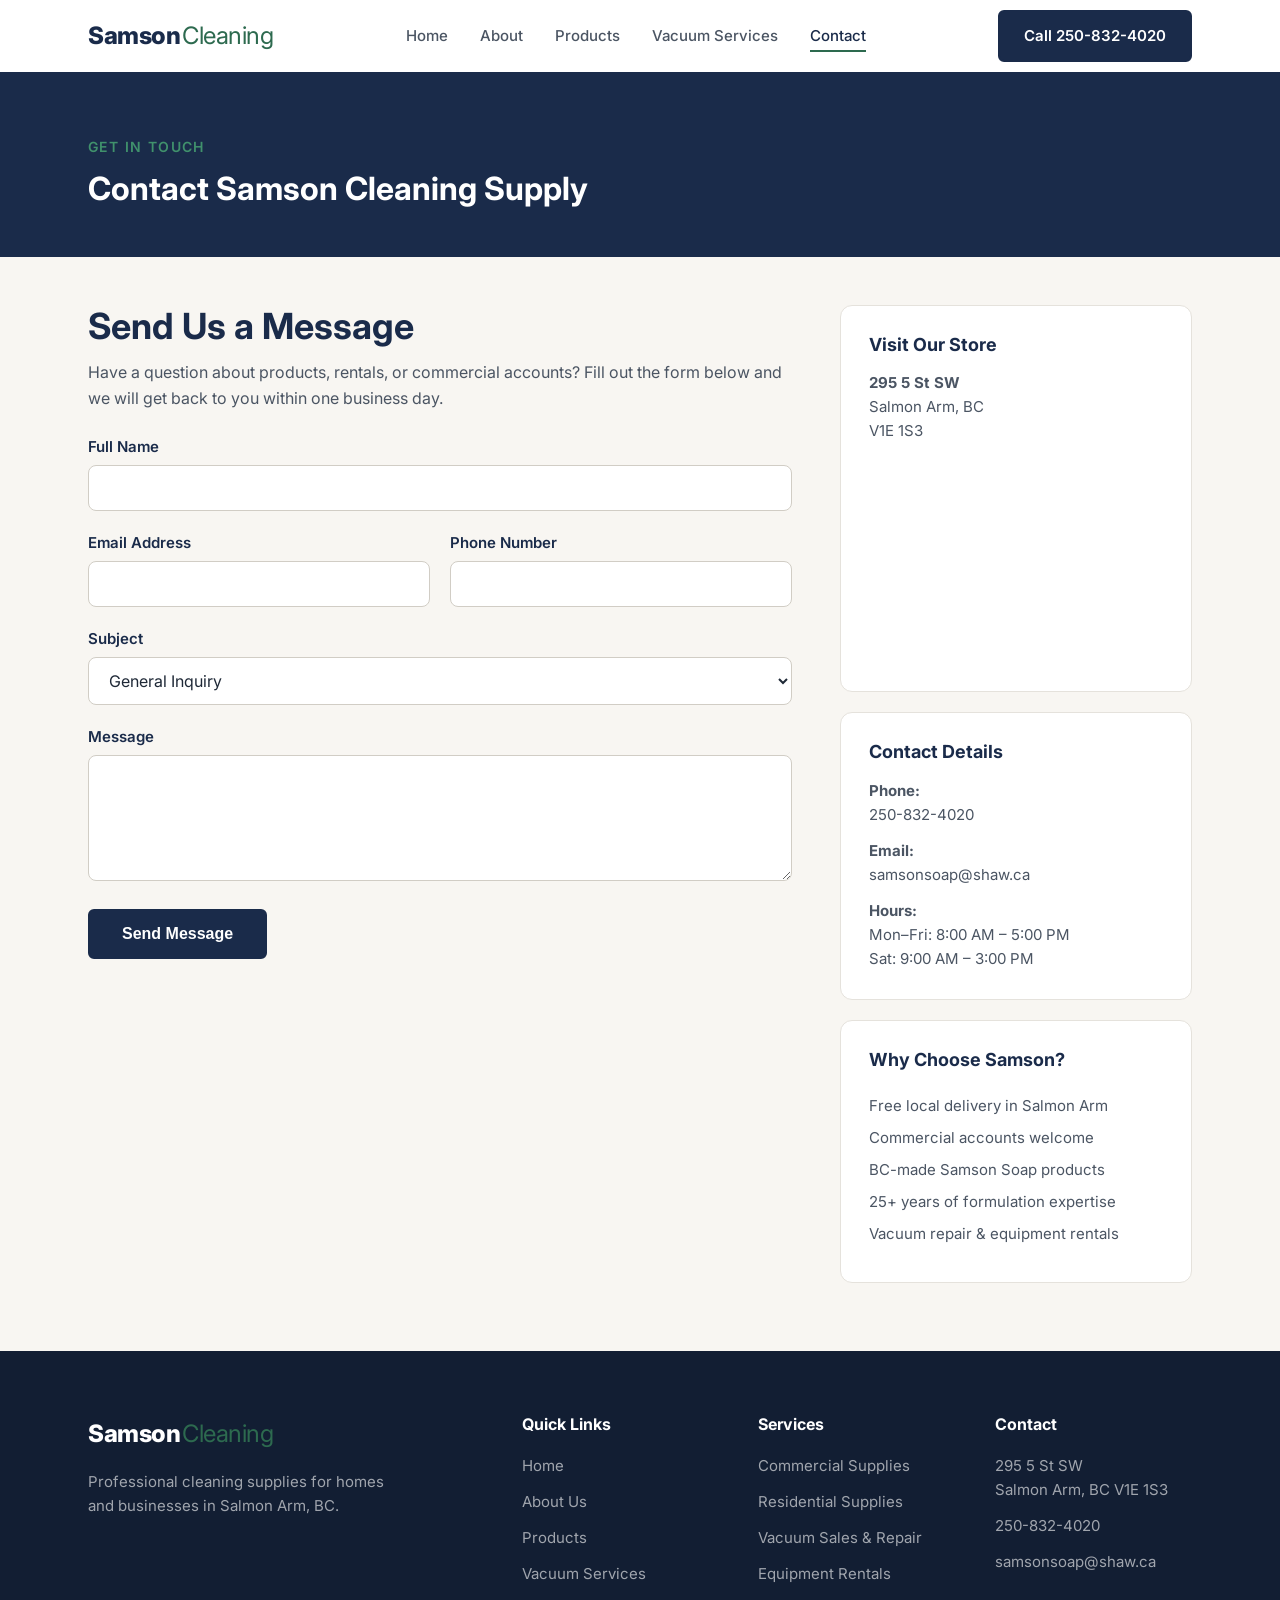
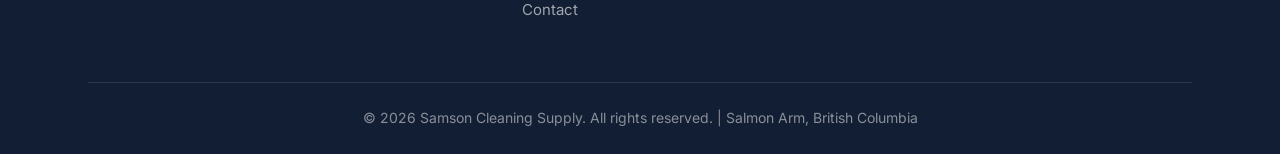
<file: contact.html>
<!DOCTYPE html>
<html lang="en-CA">
<head>
  <meta charset="UTF-8">
  <meta name="viewport" content="width=device-width, initial-scale=1.0">
  <title>Contact Us | Samson Cleaning Supply | Salmon Arm, BC</title>
  <meta name="description" content="Contact Samson Cleaning Supply in Salmon Arm, BC. Call 250-832-4020, email samsonsoap@shaw.ca, or visit us at 295 5 St SW. Free local delivery available.">
  <meta property="og:title" content="Contact Samson Cleaning Supply">
  <meta property="og:description" content="Get in touch with Salmon Arm's trusted cleaning supply partner.">
  <meta property="og:type" content="website">
  <meta property="og:locale" content="en_CA">
  <link rel="icon" type="image/svg+xml" href="data:image/svg+xml,<svg xmlns='http://www.w3.org/2000/svg' viewBox='0 0 100 100'><rect fill='%231a2b4a' width='100' height='100' rx='15'/><text x='50' y='68' font-size='55' text-anchor='middle' fill='white' font-family='Arial' font-weight='bold'>S</text></svg>">
  <link rel="preconnect" href="https://fonts.googleapis.com">
  <link rel="preconnect" href="https://fonts.gstatic.com" crossorigin>
  <link href="https://fonts.googleapis.com/css2?family=Inter:wght@300;400;500;600;700;800&display=swap" rel="stylesheet">
  <link rel="stylesheet" href="style.css">
</head>
<body>

  <a href="#main-content" class="skip-link">Skip to main content</a>

  <header class="header" id="header">
    <div class="container header-inner">
      <a href="index.html" class="logo" aria-label="Samson Cleaning Supply Home">
        <span class="logo-text">Samson<span class="logo-accent">Cleaning</span></span>
      </a>
      <nav class="nav-desktop" aria-label="Main navigation">
        <a href="index.html">Home</a>
        <a href="about.html">About</a>
        <a href="index.html#products">Products</a>
        <a href="index.html#vacuum">Vacuum Services</a>
        <a href="contact.html" class="active">Contact</a>
      </nav>
      <a href="tel:250-832-4020" class="btn btn-primary nav-cta">Call 250-832-4020</a>
      <button class="menu-toggle" aria-label="Toggle mobile menu" aria-expanded="false" aria-controls="mobile-nav">
        <span class="hamburger-icon"><span></span><span></span><span></span></span>
        <img src="images/mop-icon.png" alt="" class="mop-icon" aria-hidden="true">
      </button>
    </div>
  </header>

  <nav class="mobile-nav" id="mobile-nav" aria-label="Mobile navigation">
    <a href="index.html">Home</a>
    <a href="about.html">About Us</a>
    <a href="index.html#products">Our Products</a>
    <a href="index.html#vacuum">Vacuum & Equipment</a>
    <a href="contact.html">Contact</a>
    <a href="tel:250-832-4020" class="btn btn-primary">Call 250-832-4020</a>
  </nav>

  <main id="main-content">

    <!-- Page Header -->
    <section class="page-header" aria-labelledby="contact-title">
      <div class="container">
        <p class="section-eyebrow">Get in Touch</p>
        <h1 id="contact-title">Contact Samson Cleaning Supply</h1>
      </div>
    </section>

    <!-- Contact Section -->
    <section class="section-padding bg-warm" aria-labelledby="contact-info-heading">
      <div class="container">
        <div class="contact-layout">
          <div class="contact-form-block">
            <h2 id="contact-info-heading">Send Us a Message</h2>
            <p>Have a question about products, rentals, or commercial accounts? Fill out the form below and we will get back to you within one business day.</p>
            
            <form class="contact-form" action="#" method="POST" onsubmit="event.preventDefault(); alert('Thank you for your message. We will contact you shortly.');">
              <div class="form-group">
                <label for="name">Full Name</label>
                <input type="text" id="name" name="name" required>
              </div>
              <div class="form-row">
                <div class="form-group">
                  <label for="email">Email Address</label>
                  <input type="email" id="email" name="email" required>
                </div>
                <div class="form-group">
                  <label for="phone">Phone Number</label>
                  <input type="tel" id="phone" name="phone">
                </div>
              </div>
              <div class="form-group">
                <label for="subject">Subject</label>
                <select id="subject" name="subject">
                  <option value="general">General Inquiry</option>
                  <option value="commercial">Commercial Account</option>
                  <option value="vacuum">Vacuum Repair</option>
                  <option value="rental">Equipment Rental</option>
                  <option value="products">Product Question</option>
                </select>
              </div>
              <div class="form-group">
                <label for="message">Message</label>
                <textarea id="message" name="message" rows="5" required></textarea>
              </div>
              <button type="submit" class="btn btn-primary btn-large">Send Message</button>
            </form>
          </div>

          <div class="contact-sidebar">
            <div class="sidebar-card">
              <h3>Visit Our Store</h3>
              <p><strong>295 5 St SW</strong><br>Salmon Arm, BC<br>V1E 1S3</p>
              <div class="map-placeholder-small" role="img" aria-label="Map showing Samson Cleaning Supply location">
                <iframe 
                  src="https://www.google.com/maps/embed?pb=!1m18!1m12!1m3!1d2570.1234567890123!2d-119.2841234!3d50.7021234!2m3!1f0!2f0!3f0!3m2!1i1024!2i768!4f13.1!3m3!1m2!1s0x0%3A0x0!2zMjk1IDUgU3QgU1csIFNhbG1vbiBBcm0sIEJD!5e0!3m2!1sen!2sca!4v1234567890" 
                  width="100%" 
                  height="200" 
                  style="border:0;" 
                  allowfullscreen="" 
                  loading="lazy" 
                  referrerpolicy="no-referrer-when-downgrade"
                  title="Samson Cleaning Supply Location">
                </iframe>
              </div>
            </div>

            <div class="sidebar-card">
              <h3>Contact Details</h3>
              <p>
                <strong>Phone:</strong><br>
                <a href="tel:250-832-4020">250-832-4020</a>
              </p>
              <p>
                <strong>Email:</strong><br>
                <a href="mailto:samsonsoap@shaw.ca">samsonsoap@shaw.ca</a>
              </p>
              <p>
                <strong>Hours:</strong><br>
                Mon–Fri: 8:00 AM – 5:00 PM<br>
                Sat: 9:00 AM – 3:00 PM
              </p>
            </div>

            <div class="sidebar-card">
              <h3>Why Choose Samson?</h3>
              <ul class="feature-list compact">
                <li>Free local delivery in Salmon Arm</li>
                <li>Commercial accounts welcome</li>
                <li>BC-made Samson Soap products</li>
                <li>25+ years of formulation expertise</li>
                <li>Vacuum repair & equipment rentals</li>
              </ul>
            </div>
          </div>
        </div>
      </div>
    </section>

  </main>

  <footer class="footer">
    <div class="container">
      <div class="footer-grid">
        <div class="footer-brand">
          <span class="logo-text">Samson<span class="logo-accent">Cleaning</span></span>
          <p>Professional cleaning supplies for homes and businesses in Salmon Arm, BC.</p>
        </div>
        <div class="footer-links">
          <h4>Quick Links</h4>
          <a href="index.html">Home</a>
          <a href="about.html">About Us</a>
          <a href="index.html#products">Products</a>
          <a href="index.html#vacuum">Vacuum Services</a>
          <a href="contact.html">Contact</a>
        </div>
        <div class="footer-links">
          <h4>Services</h4>
          <a href="index.html#products">Commercial Supplies</a>
          <a href="index.html#products">Residential Supplies</a>
          <a href="index.html#vacuum">Vacuum Sales & Repair</a>
          <a href="index.html#vacuum">Equipment Rentals</a>
        </div>
        <div class="footer-contact">
          <h4>Contact</h4>
          <p>295 5 St SW<br>Salmon Arm, BC V1E 1S3</p>
          <p><a href="tel:250-832-4020">250-832-4020</a></p>
          <p><a href="mailto:samsonsoap@shaw.ca">samsonsoap@shaw.ca</a></p>
        </div>
      </div>
      <div class="footer-bottom">
        <p>&copy; 2026 Samson Cleaning Supply. All rights reserved. | Salmon Arm, British Columbia</p>
      </div>
    </div>
  </footer>

  <script src="script.js"></script>
</body>
</html>
</file>
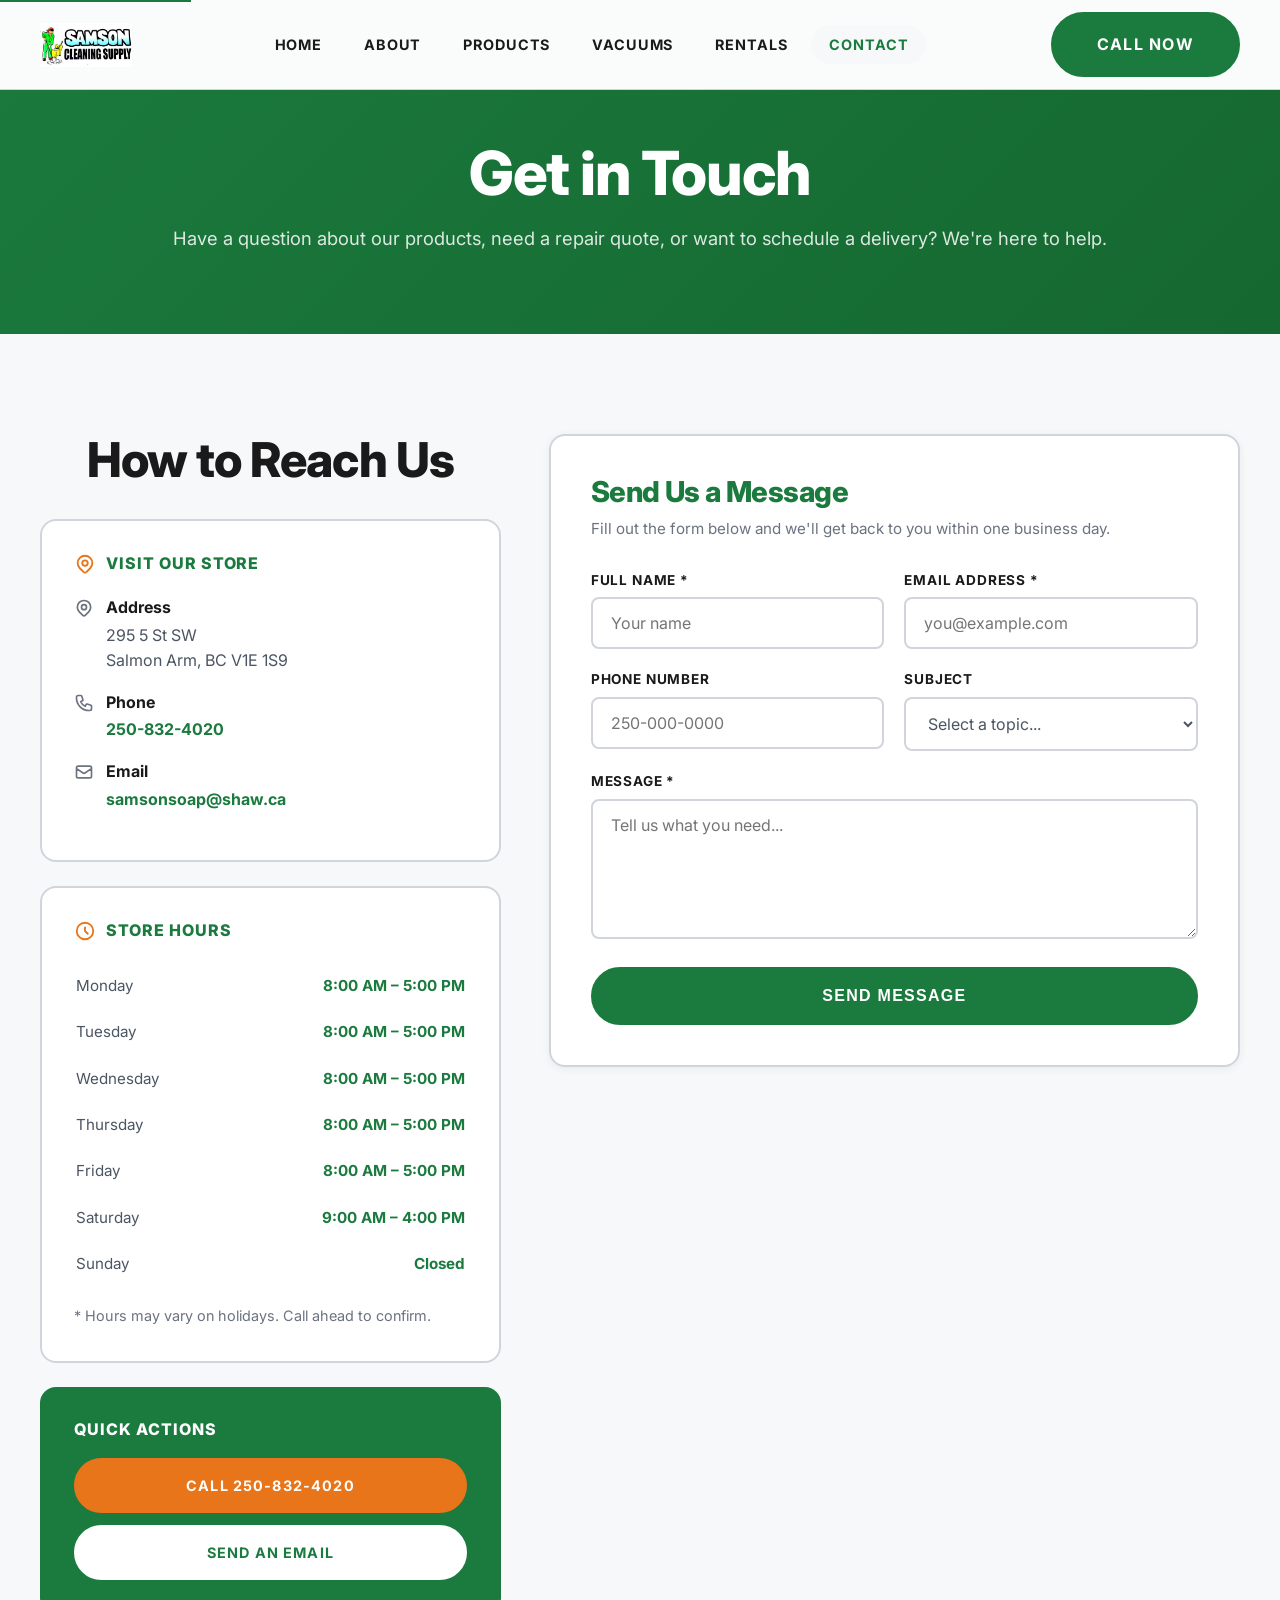
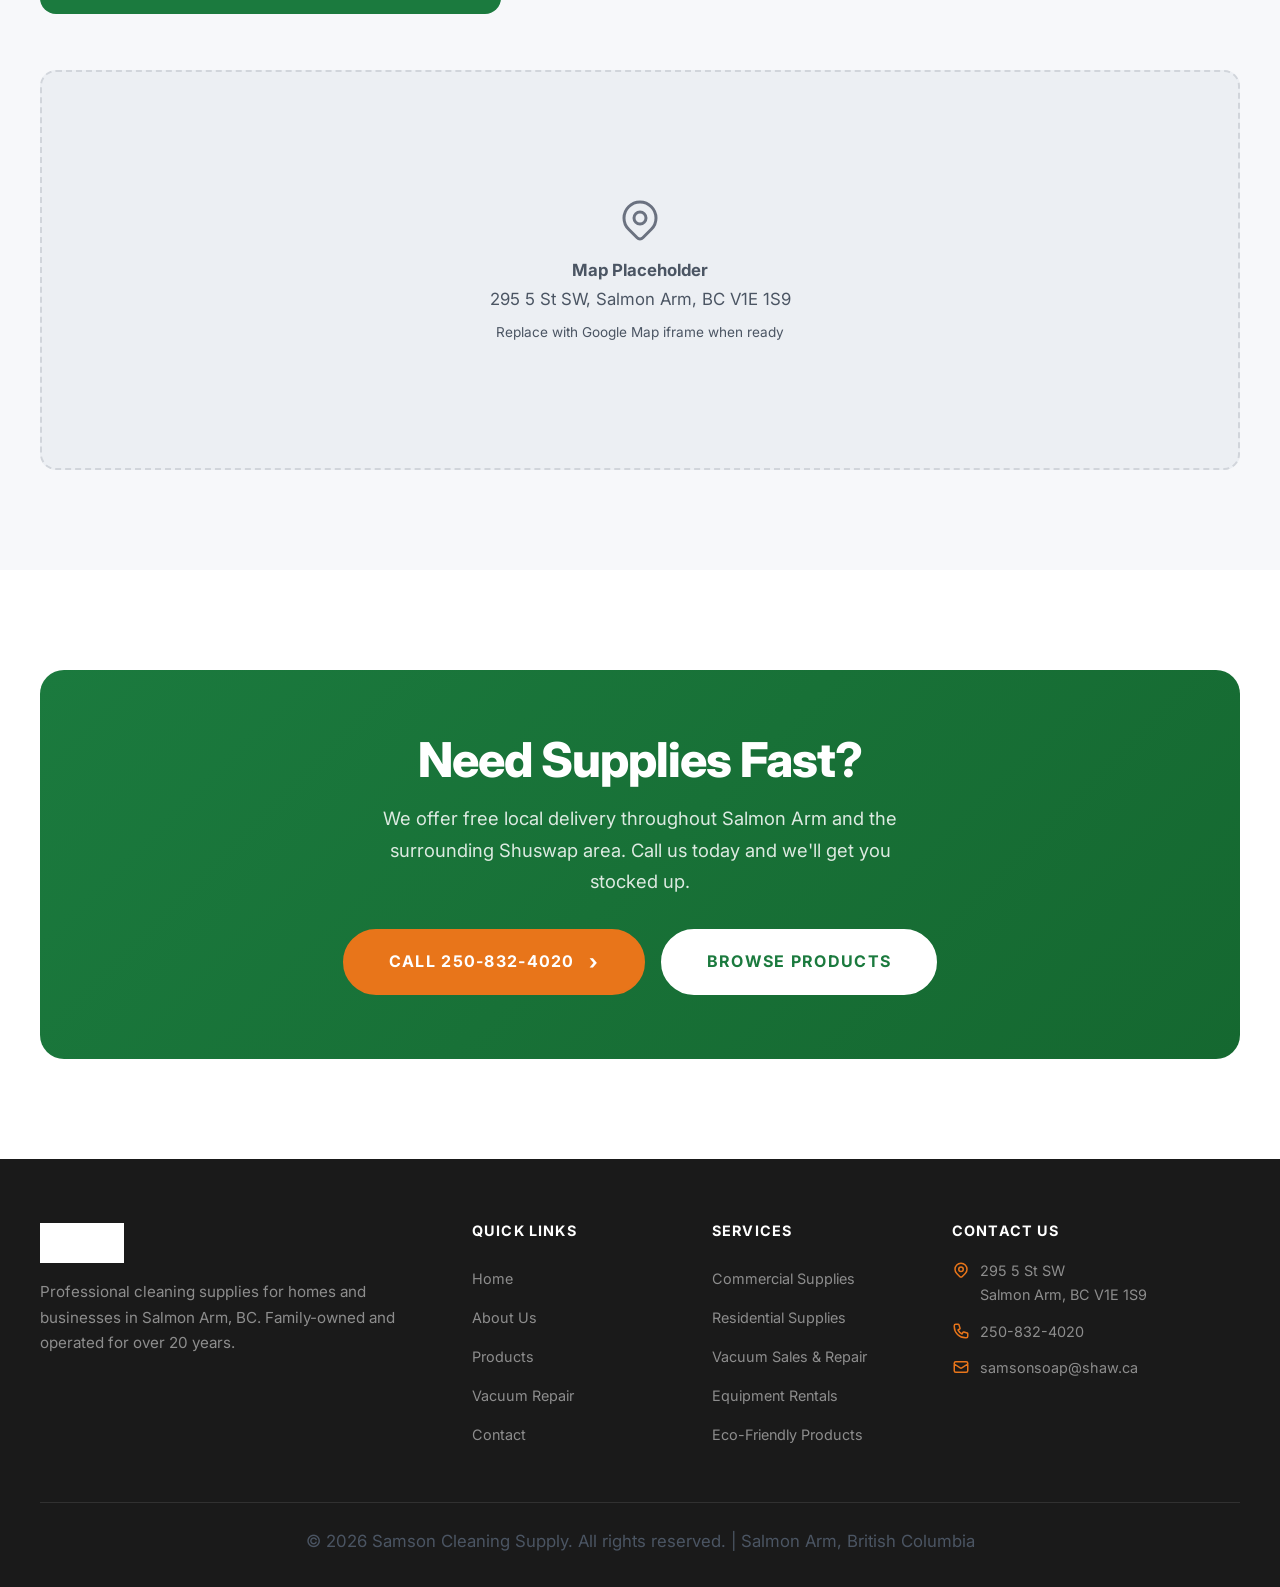
<file: images/samson-cleaning-supply/contact.html>
<!DOCTYPE html>
<html lang="en-CA">
<head>
  <meta charset="UTF-8">
  <meta name="viewport" content="width=device-width, initial-scale=1.0">
  <title>Contact Us | Samson Cleaning Supply — Salmon Arm, BC</title>
  <meta name="description" content="Contact Samson Cleaning Supply in Salmon Arm, BC. Phone: 250-832-4020. Email: samsonsoap@shaw.ca. Address: 295 5 St SW. Free local delivery. Get a quote today.">
  <meta name="keywords" content="Samson Cleaning Supply contact, cleaning supplies Salmon Arm phone, vacuum repair Salmon Arm, free delivery Salmon Arm">
  <meta property="og:title" content="Contact Samson Cleaning Supply | Salmon Arm, BC">
  <meta property="og:description" content="Get in touch with Salmon Arm's trusted cleaning supply store. Call 250-832-4020 or visit us at 295 5 St SW.">
  <meta property="og:type" content="website">
  <meta property="og:url" content="https://samsoncleaningsupply.ca/contact.html">
  <meta property="og:locale" content="en_CA">
  <link rel="icon" type="image/svg+xml" href="data:image/svg+xml,<svg xmlns='http://www.w3.org/2000/svg' viewBox='0 0 100 100'><rect fill='%231B7A3E' width='100' height='100' rx='15'/><text x='50' y='65' font-size='55' text-anchor='middle' fill='white' font-family='Arial'>S</text></svg>">
  <link rel="preconnect" href="https://fonts.googleapis.com">
  <link rel="preconnect" href="https://fonts.gstatic.com" crossorigin>
  <link href="https://fonts.googleapis.com/css2?family=Inter:wght@400;500;600;700;800;900&display=swap" rel="stylesheet">
  <link rel="stylesheet" href="style.css">
</head>
<body>

  <a href="#main-content" class="skip-link">Skip to main content</a>

  <header class="header">
    <div class="container header-inner">
      <a href="index.html" class="logo" aria-label="Samson Cleaning Supply Home">
        <img src="images/logo.webp" alt="Samson Cleaning Supply">
      </a>
      <nav class="nav-desktop" aria-label="Main navigation">
        <a href="index.html">Home</a>
        <a href="about.html">About</a>
        <a href="index.html#products">Products</a>
        <a href="index.html#vacuums">Vacuums</a>
        <a href="index.html#rentals">Rentals</a>
        <a href="contact.html" class="active">Contact</a>
      </nav>
      <a href="tel:250-832-4020" class="btn btn-green btn-large nav-cta">Call Now</a>
      <button class="menu-toggle" aria-label="Toggle mobile menu" aria-expanded="false" aria-controls="mobile-nav">
        <span></span><span></span><span></span>
      </button>
    </div>
  </header>

  <nav class="mobile-nav" id="mobile-nav" aria-label="Mobile navigation">
    <a href="index.html">Home</a>
    <a href="about.html">About Us</a>
    <a href="index.html#products">Products</a>
    <a href="index.html#vacuums">Vacuum Sales & Repair</a>
    <a href="index.html#rentals">Equipment Rentals</a>
    <a href="index.html#eco-friendly">Eco-Friendly Products</a>
    <a href="contact.html">Contact</a>
    <a href="tel:250-832-4020" class="btn btn-green">Call Us: 250-832-4020</a>
  </nav>

  <main id="main-content">

    <section class="contact-hero" aria-labelledby="contact-hero-heading">
      <div class="container">
        <h1 id="contact-hero-heading">Get in Touch</h1>
        <p>Have a question about our products, need a repair quote, or want to schedule a delivery? We're here to help.</p>
      </div>
    </section>

    <section class="section-padding bg-off-white" aria-labelledby="contact-info-heading">
      <div class="container">
        <div class="contact-grid">

          <div>
            <h2 id="contact-info-heading" class="text-center" style="margin-bottom:32px;">How to Reach Us</h2>

            <div class="contact-info-block">
              <h3>
                <svg xmlns="http://www.w3.org/2000/svg" fill="none" viewBox="0 0 24 24" stroke="currentColor" stroke-width="2"><path stroke-linecap="round" stroke-linejoin="round" d="M17.657 16.657L13.414 20.9a1.998 1.998 0 01-2.827 0l-4.244-4.243a8 8 0 1111.314 0z"/><path stroke-linecap="round" stroke-linejoin="round" d="M15 11a3 3 0 11-6 0 3 3 0 016 0z"/></svg>
                Visit Our Store
              </h3>
              <div class="contact-detail">
                <svg xmlns="http://www.w3.org/2000/svg" fill="none" viewBox="0 0 24 24" stroke="currentColor" stroke-width="2"><path stroke-linecap="round" stroke-linejoin="round" d="M17.657 16.657L13.414 20.9a1.998 1.998 0 01-2.827 0l-4.244-4.243a8 8 0 1111.314 0z"/><path stroke-linecap="round" stroke-linejoin="round" d="M15 11a3 3 0 11-6 0 3 3 0 016 0z"/></svg>
                <div><strong>Address</strong>295 5 St SW<br>Salmon Arm, BC V1E 1S9</div>
              </div>
              <div class="contact-detail">
                <svg xmlns="http://www.w3.org/2000/svg" fill="none" viewBox="0 0 24 24" stroke="currentColor" stroke-width="2"><path stroke-linecap="round" stroke-linejoin="round" d="M3 5a2 2 0 012-2h3.28a1 1 0 01.948.684l1.498 4.493a1 1 0 01-.502 1.21l-2.257 1.13a11.042 11.042 0 005.516 5.516l1.13-2.257a1 1 0 011.21-.502l4.493 1.498a1 1 0 01.684.949V19a2 2 0 01-2 2h-1C9.716 21 3 14.284 3 6V5z"/></svg>
                <div><strong>Phone</strong><a href="tel:250-832-4020" style="color:var(--green); font-weight:700;">250-832-4020</a></div>
              </div>
              <div class="contact-detail">
                <svg xmlns="http://www.w3.org/2000/svg" fill="none" viewBox="0 0 24 24" stroke="currentColor" stroke-width="2"><path stroke-linecap="round" stroke-linejoin="round" d="M3 8l7.89 5.26a2 2 0 002.22 0L21 8M5 19h14a2 2 0 002-2V7a2 2 0 00-2-2H5a2 2 0 00-2 2v10a2 2 0 002 2z"/></svg>
                <div><strong>Email</strong><a href="mailto:samsonsoap@shaw.ca" style="color:var(--green); font-weight:700;">samsonsoap@shaw.ca</a></div>
              </div>
            </div>

            <div class="contact-info-block">
              <h3>
                <svg xmlns="http://www.w3.org/2000/svg" fill="none" viewBox="0 0 24 24" stroke="currentColor" stroke-width="2"><path stroke-linecap="round" stroke-linejoin="round" d="M12 8v4l3 3m6-3a9 9 0 11-18 0 9 9 0 0118 0z"/></svg>
                Store Hours
              </h3>
              <table class="hours-table">
                <tr><td>Monday</td><td>8:00 AM – 5:00 PM</td></tr>
                <tr><td>Tuesday</td><td>8:00 AM – 5:00 PM</td></tr>
                <tr><td>Wednesday</td><td>8:00 AM – 5:00 PM</td></tr>
                <tr><td>Thursday</td><td>8:00 AM – 5:00 PM</td></tr>
                <tr><td>Friday</td><td>8:00 AM – 5:00 PM</td></tr>
                <tr><td>Saturday</td><td>9:00 AM – 4:00 PM</td></tr>
                <tr><td>Sunday</td><td>Closed</td></tr>
              </table>
              <p style="margin-top:16px; font-size:0.9rem; color:var(--text-light);">* Hours may vary on holidays. Call ahead to confirm.</p>
            </div>

            <div class="contact-info-block" style="background:var(--green); color:var(--white); border-color:transparent;">
              <h3 style="color:var(--white);">Quick Actions</h3>
              <div style="display:flex; flex-direction:column; gap:12px;">
                <a href="tel:250-832-4020" class="btn btn-orange" style="width:100%; justify-content:center;">Call 250-832-4020</a>
                <a href="mailto:samsonsoap@shaw.ca" class="btn btn-white" style="width:100%; justify-content:center;">Send an Email</a>
              </div>
            </div>
          </div>

          <div>
            <div class="contact-form-wrapper">
              <h3>Send Us a Message</h3>
              <p>Fill out the form below and we'll get back to you within one business day.</p>
              <form class="contact-form" novalidate>
                <div class="form-row">
                  <div class="form-group">
                    <label for="name">Full Name *</label>
                    <input type="text" id="name" name="name" placeholder="Your name" required>
                  </div>
                  <div class="form-group">
                    <label for="email">Email Address *</label>
                    <input type="email" id="email" name="email" placeholder="you@example.com" required>
                  </div>
                </div>
                <div class="form-row">
                  <div class="form-group">
                    <label for="phone">Phone Number</label>
                    <input type="tel" id="phone" name="phone" placeholder="250-000-0000">
                  </div>
                  <div class="form-group">
                    <label for="subject">Subject</label>
                    <select id="subject" name="subject">
                      <option value="">Select a topic...</option>
                      <option value="quote">Request a Quote</option>
                      <option value="products">Product Inquiry</option>
                      <option value="vacuum">Vacuum Repair</option>
                      <option value="rental">Equipment Rental</option>
                      <option value="delivery">Delivery Question</option>
                      <option value="other">Something Else</option>
                    </select>
                  </div>
                </div>
                <div class="form-group">
                  <label for="message">Message *</label>
                  <textarea id="message" name="message" placeholder="Tell us what you need..." required></textarea>
                </div>
                <button type="submit" class="btn btn-green btn-large" style="width:100%;">Send Message</button>
              </form>
            </div>
          </div>
        </div>

        <div class="map-placeholder" aria-label="Map showing location of Samson Cleaning Supply">
          <svg xmlns="http://www.w3.org/2000/svg" fill="none" viewBox="0 0 24 24" stroke="currentColor" stroke-width="1.5"><path stroke-linecap="round" stroke-linejoin="round" d="M17.657 16.657L13.414 20.9a1.998 1.998 0 01-2.827 0l-4.244-4.243a8 8 0 1111.314 0z"/><path stroke-linecap="round" stroke-linejoin="round" d="M15 11a3 3 0 11-6 0 3 3 0 016 0z"/></svg>
          <p><strong>Map Placeholder</strong></p>
          <p>295 5 St SW, Salmon Arm, BC V1E 1S9</p>
          <p style="font-size:0.85rem; margin-top:8px;">Replace with Google Map iframe when ready</p>
        </div>
      </div>
    </section>

    <section class="section-padding bg-white" aria-labelledby="contact-cta-heading">
      <div class="container">
        <div class="cta-section">
          <h2 id="contact-cta-heading">Need Supplies Fast?</h2>
          <p>We offer free local delivery throughout Salmon Arm and the surrounding Shuswap area. Call us today and we'll get you stocked up.</p>
          <div style="display:flex; flex-wrap:wrap; gap:16px; justify-content:center;">
            <a href="tel:250-832-4020" class="btn btn-orange btn-large btn-arrow">Call 250-832-4020</a>
            <a href="index.html#products" class="btn btn-white btn-large">Browse Products</a>
          </div>
        </div>
      </div>
    </section>

  </main>

  <footer class="footer">
    <div class="container">
      <div class="footer-grid">
        <div class="footer-brand">
          <a href="index.html" class="logo" aria-label="Samson Cleaning Supply Home">
            <img src="images/logo.webp" alt="Samson Cleaning Supply">
          </a>
          <p>Professional cleaning supplies for homes and businesses in Salmon Arm, BC. Family-owned and operated for over 20 years.</p>
        </div>
        <div class="footer-links">
          <h4>Quick Links</h4>
          <a href="index.html">Home</a>
          <a href="about.html">About Us</a>
          <a href="index.html#products">Products</a>
          <a href="index.html#vacuums">Vacuum Repair</a>
          <a href="contact.html">Contact</a>
        </div>
        <div class="footer-links">
          <h4>Services</h4>
          <a href="index.html#products">Commercial Supplies</a>
          <a href="index.html#products">Residential Supplies</a>
          <a href="index.html#vacuums">Vacuum Sales & Repair</a>
          <a href="index.html#rentals">Equipment Rentals</a>
          <a href="index.html#eco-friendly">Eco-Friendly Products</a>
        </div>
        <div class="footer-contact">
          <h4>Contact Us</h4>
          <p>
            <svg xmlns="http://www.w3.org/2000/svg" fill="none" viewBox="0 0 24 24" stroke="currentColor" stroke-width="2"><path stroke-linecap="round" stroke-linejoin="round" d="M17.657 16.657L13.414 20.9a1.998 1.998 0 01-2.827 0l-4.244-4.243a8 8 0 1111.314 0z"/><path stroke-linecap="round" stroke-linejoin="round" d="M15 11a3 3 0 11-6 0 3 3 0 016 0z"/></svg>
            <span>295 5 St SW<br>Salmon Arm, BC V1E 1S9</span>
          </p>
          <p>
            <svg xmlns="http://www.w3.org/2000/svg" fill="none" viewBox="0 0 24 24" stroke="currentColor" stroke-width="2"><path stroke-linecap="round" stroke-linejoin="round" d="M3 5a2 2 0 012-2h3.28a1 1 0 01.948.684l1.498 4.493a1 1 0 01-.502 1.21l-2.257 1.13a11.042 11.042 0 005.516 5.516l1.13-2.257a1 1 0 011.21-.502l4.493 1.498a1 1 0 01.684.949V19a2 2 0 01-2 2h-1C9.716 21 3 14.284 3 6V5z"/></svg>
            <span>250-832-4020</span>
          </p>
          <p>
            <svg xmlns="http://www.w3.org/2000/svg" fill="none" viewBox="0 0 24 24" stroke="currentColor" stroke-width="2"><path stroke-linecap="round" stroke-linejoin="round" d="M3 8l7.89 5.26a2 2 0 002.22 0L21 8M5 19h14a2 2 0 002-2V7a2 2 0 00-2-2H5a2 2 0 00-2 2v10a2 2 0 002 2z"/></svg>
            <span>samsonsoap@shaw.ca</span>
          </p>
        </div>
      </div>
      <div class="footer-bottom">
        <p>&copy; 2026 Samson Cleaning Supply. All rights reserved. | Salmon Arm, British Columbia</p>
      </div>
    </div>
  </footer>

  <script src="script.js"></script>
</body>
</html>
</file>
<file: style.css>
/* ============================================
   SAMSON CLEANING SUPPLY
   Premium Industrial-Minimal Design
   Plain HTML/CSS/JS — No Frameworks
   ============================================ */

/* CSS Variables */
:root {
    --navy: #1a2b4a;
    --navy-dark: #121e33;
    --navy-light: #243a5c;
    --warm-white: #f8f6f2;
    --cream: #f3f0ea;
    --pure-white: #ffffff;
    --gray-100: #f3f1ed;
    --gray-200: #e5e2dc;
    --gray-300: #d1cdc5;
    --gray-500: #6b7280;
    --gray-600: #4b5563;
    --gray-700: #374151;
    --green: #2d6a4f;
    --green-light: #40916c;
    --green-pale: #e8f5e9;
    --text-primary: #1f2937;
    --text-secondary: #4b5563;
    --border: #e5e7eb;
    
    --font-family: 'Inter', -apple-system, BlinkMacSystemFont, 'Segoe UI', Roboto, sans-serif;
    --max-width: 1200px;
    --section-padding: 80px;
    --section-padding-mobile: 48px;
    --transition: all 0.3s ease;
  }
  
  /* Reset & Base */
  *, *::before, *::after {
    box-sizing: border-box;
    margin: 0;
    padding: 0;
  }
  
  html {
    scroll-behavior: smooth;
    font-size: 16px;
  }
  
  body {
    font-family: var(--font-family);
    color: var(--text-primary);
    line-height: 1.6;
    background-color: var(--pure-white);
    -webkit-font-smoothing: antialiased;
    -moz-osx-font-smoothing: grayscale;
  }
  
  img {
    max-width: 100%;
    height: auto;
    display: block;
  }
  
  a {
    color: inherit;
    text-decoration: none;
    transition: var(--transition);
  }
  
  /* Skip Link */
  .skip-link {
    position: absolute;
    top: -40px;
    left: 0;
    background: var(--navy);
    color: white;
    padding: 8px 16px;
    z-index: 10000;
    font-weight: 500;
    font-size: 0.875rem;
  }
  
  .skip-link:focus {
    top: 0;
  }
  
  /* Container */
  .container {
    max-width: var(--max-width);
    margin: 0 auto;
    padding: 0 24px;
  }
  
  /* Typography */
  h1, h2, h3, h4, h5, h6 {
    font-weight: 700;
    line-height: 1.2;
    color: var(--navy);
  }
  
  h1 { font-size: 2.25rem; }
  h2 { font-size: 1.875rem; }
  h3 { font-size: 1.5rem; }
  h4 { font-size: 1.25rem; }
  
  p {
    margin-bottom: 1rem;
    color: var(--text-secondary);
  }
  
  /* Buttons */
  .btn {
    display: inline-flex;
    align-items: center;
    justify-content: center;
    padding: 12px 24px;
    font-weight: 600;
    font-size: 0.9375rem;
    border-radius: 6px;
    cursor: pointer;
    transition: var(--transition);
    border: 2px solid transparent;
    text-align: center;
    min-height: 44px;
  }
  
  .btn-primary {
    background-color: var(--navy);
    color: white;
    border-color: var(--navy);
  }
  
  .btn-primary:hover {
    background-color: var(--navy-dark);
    border-color: var(--navy-dark);
  }
  
  .btn-outline {
    background-color: transparent;
    color: var(--navy);
    border-color: var(--navy);
  }
  
  .btn-outline:hover {
    background-color: var(--navy);
    color: white;
  }
  
  .btn-outline-light {
    background-color: transparent;
    color: white;
    border-color: rgba(255,255,255,0.5);
  }
  
  .btn-outline-light:hover {
    background-color: white;
    color: var(--navy);
    border-color: white;
  }
  
  .btn-large {
    padding: 14px 32px;
    font-size: 1rem;
  }
  
  .btn-white {
    background-color: white;
    color: var(--navy);
    border-color: white;
  }
  
  .btn-white:hover {
    background-color: var(--warm-white);
  }
  
  /* Header */
  .header {
    position: sticky;
    top: 0;
    z-index: 1000;
    background: rgba(255,255,255,0.96);
    backdrop-filter: blur(10px);
  }
  
  .header-inner {
    display: flex;
    align-items: center;
    justify-content: space-between;
    height: 72px;
  }
  
  .logo-text {
    font-size: 1.5rem;
    font-weight: 800;
    color: var(--navy);
    letter-spacing: -0.02em;
  }
  
  .logo-accent {
    font-weight: 400;
    color: var(--green);
    margin-left: 2px;
  }

  .logo-image {
    height: 68px;
    width: auto;
    display: block;
  }
  
  .logo {
    display: flex;
    align-items: center;
  }
  .nav-desktop {
    display: none;
    gap: 32px;
  }
  
  .nav-desktop a {
    font-weight: 500;
    font-size: 0.9375rem;
    color: var(--gray-600);
    position: relative;
  }
  
  .nav-desktop a:hover,
  .nav-desktop a.active {
    color: var(--navy);
  }
  
  .nav-desktop a.active::after {
    content: '';
    position: absolute;
    bottom: -4px;
    left: 0;
    width: 100%;
    height: 2px;
    background-color: var(--green);
  }
  
  .nav-cta {
    display: none;
  }
  .nav-container {
    display: flex;
    align-items: center;
    justify-content: space-between;
  }
  
  .menu-toggle {
    display: flex;
    align-items: center;
    justify-content: center;
    width: 40px;
    height: 40px;
    background: none;
    border: none;
    cursor: pointer;
    padding: 8px;
    position: relative;
  }
  
  .hamburger-icon {
    display: flex;
    flex-direction: column;
    gap: 5px;
  }
  
  .hamburger-icon span {
    display: block;
    width: 24px;
    height: 2px;
    background-color: var(--navy);
    transition: var(--transition);
  }
  
  .mop-icon {
    display: none;
    width: 28px;
    height: 28px;
    object-fit: contain;
  }
  
  .menu-toggle[aria-expanded="true"] .hamburger-icon {
    display: none;
  }
  
  .menu-toggle[aria-expanded="true"] .mop-icon {
    display: block;
  }
  
  /* Mobile Nav */
  .mobile-nav {
    position: fixed;
    top: 72px;
    left: 0;
    right: 0;
    bottom: 0;
    background: white;
    display: flex;
    flex-direction: column;
    padding: 32px 24px;
    gap: 24px;
    transform: translateX(100%);
    transition: transform 0.3s ease;
    z-index: 999;
    overflow-y: auto;
  }
  
  .mobile-nav.open {
    transform: translateX(0);
  }
  
  .mobile-nav a {
    font-size: 1.125rem;
    font-weight: 500;
    color: var(--text-primary);
    padding: 8px 0;
    border-bottom: 1px solid var(--gray-200);
  }
  
  .mobile-nav a.btn {
    border: none;
    margin-top: 16px;
    justify-content: center;
  }
  
  /* ============================================
     HERO — Redesigned
     Premium local supplier. Editorial industrial minimalism.
     ============================================ */
  
  .hero {
    position: relative;
    background-color: var(--warm-white);
    padding: 120px 0 80px;
    overflow: hidden;
  }
  
  .hero-grid {
    display: flex;
    flex-direction: column;
    gap: 48px;
    align-items: center;
  }
  
  .hero-copy {
    flex: 1 1 55%;
    max-width: 640px;
  }
  
  .hero-eyebrow {
    display: inline-block;
    font-size: 0.8125rem;
    font-weight: 700;
    text-transform: uppercase;
    letter-spacing: 0.18em;
    color: var(--green);
    margin-bottom: 24px;
  }
  
  .hero h1 {
  font-size: clamp(2.2rem, 4.5vw, 3.8rem);   /* smaller max size */
  font-weight: 700;                           /* drop from 900 to 700 */
  line-height: 1.15;                          /* breathe a little */
  max-width: 600px;                           /* prevent awkward wrapping */
}
  
  .hero-lead {
    font-size: 1.125rem;
    line-height: 1.65;
    color: var(--gray-600);
    margin-bottom: 36px;
    max-width: 540px;
  }
  
  .hero-actions {
    display: flex;
    flex-wrap: wrap;
    gap: 14px;
    margin-bottom: 48px;
  }
  
  .hero-trust {
    display: flex;
    align-items: center;
    gap: 0;
    flex-wrap: wrap;
  }
  
  .trust-item {
    display: flex;
    flex-direction: column;
    gap: 2px;
  }
  
  .trust-item strong {
    font-size: 1.125rem;
    font-weight: 800;
    color: var(--navy);
    line-height: 1.2;
  }
  
  .trust-item span {
    font-size: 0.8125rem;
    font-weight: 500;
    color: var(--gray-500);
    text-transform: uppercase;
    letter-spacing: 0.06em;
  }
  
  .trust-divider {
    width: 1px;
    height: 32px;
    background-color: var(--gray-300);
    margin: 0 20px;
  }
  
  .hero-visual {
    flex: 1 1 45%;
    position: relative;
    width: 100%;
    max-width: 520px;
  }
  
  .hero-image-frame {
    position: relative;
    z-index: 2;
    border-radius: 2px;
    overflow: hidden;
    box-shadow: 0 24px 80px rgba(26, 43, 74, 0.14);
  }
  
  .hero-image-frame img {
    width: 100%;
    height: 380px;
    object-fit: cover;
    display: block;
  }
  
  .hero-caption {
    position: absolute;
    bottom: 0;
    left: 0;
    right: 0;
    background: rgba(26, 43, 74, 0.88);
    color: rgba(255,255,255,0.9);
    padding: 12px 16px;
    font-size: 0.8125rem;
    font-weight: 500;
  }
  
  .hero-accent {
    position: absolute;
    top: 24px;
    left: 24px;
    width: 100%;
    height: 100%;
    background-color: var(--navy);
    border-radius: 2px;
    z-index: 1;
  }
  
  /* Section Padding & Backgrounds */
  .section-padding {
    padding: var(--section-padding-mobile) 0;
  }
  
  .bg-warm { background-color: var(--warm-white); }
  .bg-cream { background-color: var(--cream); }
  .bg-white { background-color: var(--pure-white); }
  .bg-navy { background-color: var(--navy); }
  
  /* Section Headers */
  .section-header {
    text-align: center;
    max-width: 700px;
    margin: 0 auto 48px;
  }
  
  .section-header.narrow {
    max-width: 800px;
  }
  
  .section-eyebrow {
    font-size: 0.875rem;
    font-weight: 600;
    text-transform: uppercase;
    letter-spacing: 0.1em;
    color: var(--green);
    margin-bottom: 12px;
  }
  
  .bg-navy .section-eyebrow.light {
    color: rgba(255,255,255,0.7);
  }
  
  .section-header h2 {
    margin-bottom: 16px;
  }
  
  .section-lead {
    font-size: 1.125rem;
    color: var(--text-secondary);
  }
  
  /* Category Grid */
  .category-grid {
    display: grid;
    grid-template-columns: 1fr;
    gap: 20px;
  }
  
  .category-card img{
    width:100%;
    height:220px;
    object-fit:cover;
    border-radius:18px 18px 0 0;
  }
  
  .category-content{
    padding:1.5rem;
  }
  
  .category-card:hover {
    border-color: var(--green);
    box-shadow: 0 4px 20px rgba(0,0,0,0.06);
    transform: translateY(-2px);
  }
  
  .category-icon {
    width: 48px;
    height: 48px;
    color: var(--green);
    margin-bottom: 16px;
  }
  
  .category-card h4 {
    margin-bottom: 6px;
    font-size: 1.125rem;
  }
  
  .category-card span {
    font-size: 0.9375rem;
    color: var(--gray-500);
  }
  
  /* Split Section */
  .split-section {
    display: flex;
    flex-direction: column;
    gap: 40px;
    align-items: center;
  }
  
  .split-content {
    flex: 1;
  }
  
  .split-content h2 {
    margin-bottom: 20px;
  }
  
  .split-image {
    flex: 1;
    width: 100%;
  }
  
  .split-image img {
    border-radius: 12px;
    width: 100%;
    height: 400px;
    object-fit: cover;
  }
  
  /* Feature List */
  .feature-list {
    list-style: none;
    margin-top: 24px;
  }
  
  .feature-list li {
    display: flex;
    align-items: flex-start;
    gap: 12px;
    margin-bottom: 14px;
    color: var(--text-secondary);
    font-size: 1rem;
  }
  
  .feature-list li svg {
    width: 20px;
    height: 20px;
    color: var(--green);
    flex-shrink: 0;
    margin-top: 3px;
  }
  
  .feature-list.compact li {
    margin-bottom: 8px;
    font-size: 0.9375rem;
  }
  
  /* Industry Grid */
  .industry-grid {
    display: grid;
    grid-template-columns: repeat(2, 1fr);
    gap: 16px;
  }
  
  .industry-item {
    background: var(--warm-white);
    border: 1px solid var(--gray-200);
    border-radius: 10px;
    padding: 28px 16px;
    text-align: center;
    transition: var(--transition);
  }
  
  .industry-item:hover {
    border-color: var(--green);
    background: white;
  }
  
  .industry-icon {
    width: 36px;
    height: 36px;
    color: var(--navy);
    margin: 0 auto 12px;
  }
  
  .industry-item h4 {
    font-size: 0.9375rem;
    color: var(--text-primary);
  }
  
  /* Vacuum Section */
  .vacuum-section {
    color: white;
  }
  
  .vacuum-header {
    text-align: center;
    max-width: 700px;
    margin: 0 auto 48px;
  }
  
  .vacuum-header h2 {
    color: white;
    margin-bottom: 16px;
  }
  
  .vacuum-lead {
    color: rgba(255,255,255,0.8);
    font-size: 1.125rem;
  }
  
  .vacuum-grid {
    display: grid;
    grid-template-columns: 1fr;
    gap: 20px;
    margin-bottom: 40px;
  }
  
  .vacuum-item {
    background: rgba(255,255,255,0.06);
    border: 1px solid rgba(255,255,255,0.1);
    border-radius: 10px;
    padding: 28px 24px;
    transition: var(--transition);
  }
  
  .vacuum-item:hover {
    background: rgba(255,255,255,0.1);
    border-color: rgba(255,255,255,0.2);
  }
  
  .vacuum-icon {
    width: 36px;
    height: 36px;
    color: var(--green-light);
    margin-bottom: 14px;
  }
  
  .vacuum-item h4 {
    color: white;
    font-size: 1.125rem;
    margin-bottom: 6px;
  }
  
  .vacuum-item p {
    color: rgba(255,255,255,0.7);
    font-size: 0.9375rem;
    margin-bottom: 0;
  }
  
  .vacuum-cta {
    text-align: center;
  }
  
  /* Family Stats */
  .family-stats {
    display: flex;
    gap: 32px;
    margin-top: 32px;
    flex-wrap: wrap;
  }
  
  .stat {
    text-align: center;
  }
  
  .stat-number {
    display: block;
    font-size: 2rem;
    font-weight: 800;
    color: var(--navy);
    line-height: 1;
    margin-bottom: 6px;
  }
  
  .stat-label {
    font-size: 0.875rem;
    color: var(--gray-500);
    font-weight: 500;
  }
  
  /* Contact Section */
  .contact-section {
    display: flex;
    flex-direction: column;
    gap: 48px;
  }
  
  .contact-info-block {
    flex: 1;
  }
  
  .contact-info-block h2 {
    margin-bottom: 16px;
  }
  
  .contact-lead {
    font-size: 1.125rem;
    margin-bottom: 32px;
  }
  
  .contact-details {
    display: grid;
    gap: 20px;
    margin-bottom: 32px;
  }
  
  .contact-item {
    display: flex;
    align-items: flex-start;
    gap: 16px;
  }
  
  .contact-icon {
    width: 44px;
    height: 44px;
    background: var(--green-pale);
    border-radius: 10px;
    display: flex;
    align-items: center;
    justify-content: center;
    color: var(--green);
    flex-shrink: 0;
  }
  
  .contact-icon svg {
    width: 22px;
    height: 22px;
  }
  
  .contact-item h5 {
    font-size: 1rem;
    margin-bottom: 4px;
    color: var(--navy);
  }
  
  .contact-item p {
    margin-bottom: 0;
    font-size: 0.9375rem;
  }
  
  .contact-item a {
    color: var(--green);
    font-weight: 600;
  }
  
  .contact-item a:hover {
    text-decoration: underline;
  }
  
  .contact-badges {
    display: flex;
    flex-wrap: wrap;
    gap: 10px;
    margin-bottom: 32px;
  }
  
  .badge {
    display: inline-block;
    padding: 8px 16px;
    background: var(--green-pale);
    color: var(--green);
    font-size: 0.875rem;
    font-weight: 600;
    border-radius: 100px;
  }
  
  .contact-buttons {
    display: flex;
    flex-wrap: wrap;
    gap: 16px;
  }
  
  .contact-map {
    flex: 1;
    min-height: 350px;
  }
  
  .map-placeholder {
    width: 100%;
    height: 100%;
    min-height: 350px;
    border-radius: 12px;
    overflow: hidden;
    background: var(--gray-200);
  }
  
  .map-placeholder iframe {
    width: 100%;
    height: 100%;
    min-height: 350px;
    border: 0;
  }
  
  /* CTA Section */
  .cta-section {
    text-align: center;
    max-width: 700px;
    margin: 0 auto;
  }
  
  .cta-section h2 {
    margin-bottom: 16px;
  }
  
  /* Values Grid */
  .values-grid {
    display: grid;
    grid-template-columns: 1fr;
    gap: 24px;
  }
  
  .value-card {
    padding: 32px;
    background: var(--warm-white);
    border-radius: 12px;
    border: 1px solid var(--gray-200);
  }
  
  .value-card h4 {
    margin-bottom: 12px;
    font-size: 1.125rem;
  }
  
  .value-card p {
    margin-bottom: 0;
    font-size: 0.9375rem;
  }
  
  /* Page Header */
  .page-header {
    background: var(--navy);
    color: white;
    padding: 64px 0 48px;
  }
  
  .page-header .section-eyebrow {
    color: var(--green-light);
  }
  
  .page-header h1 {
    color: white;
    font-size: 2rem;
    margin-bottom: 0;
  }
  
  /* Contact Layout */
  .contact-layout {
    display: flex;
    flex-direction: column;
    gap: 40px;
  }
  
  .contact-form-block h2 {
    margin-bottom: 12px;
  }
  
  .contact-form {
    margin-top: 24px;
  }
  
  .form-group {
    margin-bottom: 20px;
  }
  
  .form-group label {
    display: block;
    font-weight: 600;
    font-size: 0.9375rem;
    margin-bottom: 6px;
    color: var(--navy);
  }
  
  .form-group input,
  .form-group select,
  .form-group textarea {
    width: 100%;
    padding: 12px 16px;
    border: 1px solid var(--gray-300);
    border-radius: 8px;
    font-family: inherit;
    font-size: 1rem;
    color: var(--text-primary);
    background: white;
    transition: var(--transition);
  }
  
  .form-group input:focus,
  .form-group select:focus,
  .form-group textarea:focus {
    outline: none;
    border-color: var(--green);
    box-shadow: 0 0 0 3px rgba(45, 106, 79, 0.1);
  }
  
  .form-row {
    display: grid;
    grid-template-columns: 1fr;
    gap: 20px;
  }
  
  .sidebar-card {
    background: white;
    border: 1px solid var(--gray-200);
    border-radius: 12px;
    padding: 28px;
    margin-bottom: 20px;
  }
  
  .sidebar-card h3 {
    font-size: 1.125rem;
    margin-bottom: 16px;
  }
  
  .sidebar-card p {
    font-size: 0.9375rem;
    margin-bottom: 12px;
  }
  
  .sidebar-card p:last-child {
    margin-bottom: 0;
  }
  
  .map-placeholder-small {
    border-radius: 8px;
    overflow: hidden;
    margin-top: 12px;
  }
  
  /* Footer */
  .footer {
    background: var(--navy-dark);
    color: rgba(255,255,255,0.7);
    padding: 64px 0 0;
  }
  
  .footer-grid {
    display: grid;
    grid-template-columns: 1fr;
    gap: 40px;
    margin-bottom: 48px;
  }
  
  .footer-brand .logo-text {
    color: white;
    display: block;
    margin-bottom: 16px;
  }
  
  .footer-brand p {
    color: rgba(255,255,255,0.6);
    font-size: 0.9375rem;
    max-width: 300px;
  }
  
  .footer-links h4,
  .footer-contact h4 {
    color: white;
    font-size: 1rem;
    margin-bottom: 20px;
  }
  
  .footer-links a {
    display: block;
    color: rgba(255,255,255,0.6);
    font-size: 0.9375rem;
    margin-bottom: 12px;
  }
  
  .footer-links a:hover {
    color: white;
  }
  
  .footer-contact p {
    color: rgba(255,255,255,0.6);
    font-size: 0.9375rem;
    margin-bottom: 12px;
  }
  
  .footer-contact a:hover {
    color: white;
  }
  
  .footer-bottom {
    border-top: 1px solid rgba(255,255,255,0.1);
    padding: 24px 0;
    text-align: center;
  }
  
  .footer-bottom p {
    color: rgba(255,255,255,0.5);
    font-size: 0.875rem;
    margin-bottom: 0;
  }
  
  /* ============================================
     TABLET & DESKTOP (768px+)
     ============================================ */
  @media (min-width: 768px) {
    :root {
      --section-padding: 96px;
    }
  
    .container {
      padding: 0 32px;
    }
  
    h1 { font-size: 3rem; }
    h2 { font-size: 2.25rem; }
  
    .nav-desktop {
      display: flex;
    }
  
    .nav-cta {
      display: inline-flex;
    }
  
    .menu-toggle {
      display: none;
    }
  
    /* Hero Desktop */
    .hero {
        padding: 3.5rem 0 4.5rem;
      }
    .hero-grid {
      flex-direction: row;
      gap: 80px;
      align-items: center;
    }
    
    .hero h1 {
      font-size: 3.5rem;
    }
    
    .hero-image-frame img {
      height: 480px;
    }
  
    .category-grid {
      grid-template-columns: repeat(2, 1fr);
    }
  
    .industry-grid {
      grid-template-columns: repeat(4, 1fr);
    }
  
    .vacuum-grid {
      grid-template-columns: repeat(2, 1fr);
    }
  
    .split-section {
      flex-direction: row;
      gap: 64px;
    }
  
    .split-section.reverse {
      flex-direction: row-reverse;
    }
  
    .split-image img {
      height: 100%;
      min-height: 450px;
    }
  
    .contact-section {
      flex-direction: row;
      gap: 64px;
    }
  
    .contact-details {
      grid-template-columns: repeat(2, 1fr);
    }
  
    .values-grid {
      grid-template-columns: repeat(2, 1fr);
    }
  
    .contact-layout {
      flex-direction: row;
      gap: 48px;
    }
  
    .contact-form-block {
      flex: 2;
    }
  
    .contact-sidebar {
      flex: 1;
    }
  
    .form-row {
      grid-template-columns: repeat(2, 1fr);
    }
  
    .footer-grid {
      grid-template-columns: 2fr 1fr 1fr 1fr;
    }
  }
  
  /* ============================================
     LARGE DESKTOP (1024px+)
     ============================================ */
  @media (min-width: 1024px) {
    .container {
      padding: 0 48px;
    }
  
    .hero h1 {
      font-size: 4.25rem;
    }
    
    .hero-lead {
      font-size: 1.25rem;
    }
    
    .hero-grid {
      gap: 100px;
    }
    
    .hero-image-frame img {
      height: 540px;
    }
    
    .hero-accent {
      top: 36px;
      left: 36px;
    }
  
    .category-grid {
      grid-template-columns: repeat(4, 1fr);
    }
  
    .vacuum-grid {
      grid-template-columns: repeat(3, 1fr);
    }
  
    .values-grid {
      grid-template-columns: repeat(4, 1fr);
    }
  }
  
  /* ============================================
     ACCESSIBILITY
     ============================================ */
  @media (prefers-reduced-motion: reduce) {
    * {
      animation-duration: 0.01ms !important;
      animation-iteration-count: 1 !important;
      transition-duration: 0.01ms !important;
    }
    
    html {
      scroll-behavior: auto;
    }
  }
  
  /* Focus styles */
  a:focus-visible,
  button:focus-visible,
  input:focus-visible,
  select:focus-visible,
  textarea:focus-visible {
    outline: 2px solid var(--green);
    outline-offset: 2px;
  }

  /* ============================================
   MADE IN BC — Redesigned
   Premium manufacturer brand story
   ============================================ */

.bc-story {
    display: flex;
    flex-direction: column;
    gap: 48px;
    align-items: center;
  }
  
  .bc-visual {
    flex: 1 1 52%;
    position: relative;
    width: 100%;
    max-width: 580px;
  }
  
  .bc-image-frame {
    position: relative;
    z-index: 2;
    overflow: hidden;
    box-shadow: 0 20px 60px rgba(26, 43, 74, 0.12);
  }
  
  .bc-image-frame img {
    width: 100%;
    height: 360px;
    object-fit: cover;
    display: block;
  }
  
  .bc-image-caption {
    position: absolute;
    bottom: 0;
    left: 0;
    right: 0;
    background: rgba(26, 43, 74, 0.92);
    color: rgba(255,255,255,0.9);
    padding: 10px 16px;
    font-size: 0.75rem;
    font-weight: 600;
    letter-spacing: 0.1em;
    text-transform: uppercase;
  }
  
  .bc-accent {
    position: absolute;
    top: 18px;
    left: 18px;
    width: 100%;
    height: 100%;
    background-color: var(--navy);
    z-index: 1;
  }
  
  .bc-content {
    flex: 1 1 44%;
    max-width: 560px;
  }
  
  .bc-content h2 {
    font-size: 2.125rem;
    line-height: 1.1;
    margin-bottom: 28px;
    letter-spacing: -0.03em;
  }
  
  .bc-narrative {
    display: flex;
    flex-direction: column;
    gap: 18px;
  }
  
  .bc-narrative p {
    font-size: 1.0625rem;
    line-height: 1.75;
    color: var(--gray-600);
    margin-bottom: 0;
  }
  
  .bc-credentials {
    margin-top: 40px;
    padding-top: 32px;
    border-top: 1px solid var(--gray-300);
    display: flex;
    flex-wrap: wrap;
    gap: 24px 0;
  }
  
  .credential {
    flex: 1 1 50%;
    display: flex;
    flex-direction: column;
    gap: 5px;
  }
  
  .credential-label {
    font-size: 0.6875rem;
    font-weight: 700;
    text-transform: uppercase;
    letter-spacing: 0.14em;
    color: var(--gray-500);
  }
  
  .credential-value {
    font-size: 1.0625rem;
    font-weight: 600;
    color: var(--navy);
  }
  
  .credential-divider {
    display: none;
  }
  
  /* Tablet & Desktop */
  @media (min-width: 768px) {
    .bc-story {
      flex-direction: row;
      gap: 80px;
      align-items: center;
    }
    
    .bc-image-frame img {
      height: 480px;
    }
    
    .bc-content h2 {
      font-size: 2.75rem;
    }
    
    .bc-narrative p {
      font-size: 1.125rem;
    }
    
    .bc-credentials {
      flex-wrap: nowrap;
      gap: 0;
      align-items: center;
    }
    
    .credential {
      flex: 1 1 auto;
      align-items: flex-start;
    }
    
    .credential-divider {
      display: block;
      width: 1px;
      height: 40px;
      background-color: var(--gray-300);
      margin: 0 28px;
      flex-shrink: 0;
    }
  }
  
  /* Large Desktop */
  @media (min-width: 1024px) {
    .bc-story {
      gap: 100px;
    }
    
    .bc-image-frame img {
      height: 580px;
    }
    
    .bc-content h2 {
      font-size: 3.25rem;
    }
  }

  /* ============================================
   VACUUM & EQUIPMENT — Redesigned
   Industrial workshop confidence
   ============================================ */

.equip-story {
    display: flex;
    flex-direction: column;
    gap: 48px;
    align-items: center;
  }
  
  .equip-visual {
    flex: 1 1 52%;
    position: relative;
    width: 100%;
    max-width: 600px;
  }
  
  .equip-image-frame {
    position: relative;
    z-index: 2;
    overflow: hidden;
    border: 1px solid rgba(255,255,255,0.1);
    box-shadow: 0 24px 80px rgba(0, 0, 0, 0.25);
  }
  
  .equip-image-frame img {
    width: 100%;
    height: 340px;
    object-fit: cover;
    display: block;
  }
  
  .equip-accent {
    position: absolute;
    top: 18px;
    left: 18px;
    width: 100%;
    height: 100%;
    background-color: var(--navy-light);
    z-index: 1;
  }
  
  .equip-content {
    flex: 1 1 44%;
    max-width: 560px;
  }
  
  .equip-content h2 {
    color: white;
    font-size: 2.125rem;
    line-height: 1.1;
    margin-bottom: 20px;
    letter-spacing: -0.03em;
  }
  
  .equip-lead {
    color: rgba(255,255,255,0.75);
    font-size: 1.0625rem;
    line-height: 1.7;
    margin-bottom: 32px;
  }
  
  .equip-services {
    display: grid;
    grid-template-columns: 1fr;
    margin-bottom: 32px;
  }
  
  .equip-item {
    padding: 24px 0;
    border-top: 1px solid rgba(255,255,255,0.15);
  }
  
  .equip-item h4 {
    color: white;
    font-size: 1rem;
    font-weight: 700;
    margin-bottom: 6px;
    text-transform: uppercase;
    letter-spacing: 0.06em;
  }
  
  .equip-item p {
    color: rgba(255,255,255,0.65);
    font-size: 0.9375rem;
    margin-bottom: 0;
    line-height: 1.6;
  }
  
  .equip-cta {
    margin-top: 8px;
  }
  
  /* Tablet & Desktop */
  @media (min-width: 768px) {
    .equip-story {
      flex-direction: row;
      gap: 80px;
      align-items: center;
    }
    
    .equip-image-frame img {
      height: 480px;
    }
    
    .equip-content h2 {
      font-size: 2.75rem;
    }
    
    .equip-services {
      grid-template-columns: repeat(2, 1fr);
      gap: 0 40px;
    }
  }
  
  /* Large Desktop */
  @media (min-width: 1024px) {
    .equip-story {
      gap: 100px;
    }
    
    .equip-image-frame img {
      height: 560px;
    }
    
    .equip-content h2 {
      font-size: 3.25rem;
    }
  }

  /* ============================================
   CONTACT / CTA — Redesigned
   Warm local-business welcome
   ============================================ */

.contact-story {
    display: flex;
    flex-direction: column;
    gap: 48px;
    align-items: center;
  }
  
  .contact-visual {
    flex: 1 1 50%;
    position: relative;
    width: 100%;
    max-width: 560px;
  }
  
  .contact-image-frame {
    position: relative;
    z-index: 2;
    overflow: hidden;
    box-shadow: 0 20px 60px rgba(26, 43, 74, 0.1);
  }
  
  .contact-image-frame img {
    width: 100%;
    height: 360px;
    object-fit: cover;
    display: block;
  }
  
  .contact-image-caption {
    position: absolute;
    bottom: 0;
    left: 0;
    right: 0;
    background: rgba(26, 43, 74, 0.9);
    color: rgba(255,255,255,0.9);
    padding: 10px 16px;
    font-size: 0.75rem;
    font-weight: 600;
    letter-spacing: 0.1em;
    text-transform: uppercase;
  }
  
  .contact-accent {
    position: absolute;
    top: 16px;
    left: 16px;
    width: 100%;
    height: 100%;
    background-color: var(--navy);
    z-index: 1;
  }
  
  .contact-content {
    flex: 1 1 46%;
    max-width: 540px;
  }
  
  .contact-content h2 {
    font-size: 2.125rem;
    line-height: 1.1;
    margin-bottom: 20px;
    letter-spacing: -0.03em;
  }
  
  .contact-lead {
    font-size: 1.0625rem;
    line-height: 1.7;
    color: var(--gray-600);
    margin-bottom: 32px;
  }
  
  .contact-details-list {
    display: grid;
    grid-template-columns: 1fr;
    gap: 20px;
    margin-bottom: 32px;
  }
  
  .contact-detail h5 {
    font-size: 0.75rem;
    font-weight: 700;
    text-transform: uppercase;
    letter-spacing: 0.14em;
    color: var(--gray-500);
    margin-bottom: 6px;
  }
  
  .contact-detail p {
    font-size: 1rem;
    color: var(--text-primary);
    margin-bottom: 0;
    line-height: 1.5;
  }
  
  .contact-detail a {
    color: var(--green);
    font-weight: 600;
  }
  
  .contact-detail a:hover {
    text-decoration: underline;
  }
  
  .contact-badges-row {
    display: flex;
    flex-wrap: wrap;
    gap: 8px;
    margin-bottom: 32px;
  }
  
  .contact-badge {
    display: inline-block;
    padding: 6px 14px;
    background: white;
    border: 1px solid var(--gray-300);
    color: var(--gray-600);
    font-size: 0.8125rem;
    font-weight: 500;
    border-radius: 100px;
  }
  
  .contact-actions {
    display: flex;
    flex-wrap: wrap;
    gap: 14px;
    margin-bottom: 32px;
  }
  
  .contact-map-compact {
    width: 100%;
    border-radius: 8px;
    overflow: hidden;
    border: 1px solid var(--gray-200);
    background: var(--gray-100);
  }
  
  .contact-map-compact iframe {
    display: block;
    width: 100%;
    height: 160px;
    border: 0;
  }
  
  /* Tablet & Desktop */
  @media (min-width: 768px) {
    .contact-story {
      flex-direction: row;
      gap: 72px;
      align-items: center;
    }
    
    .contact-image-frame img {
      height: 480px;
    }
    
    .contact-content h2 {
      font-size: 2.5rem;
    }
    
    .contact-details-list {
      grid-template-columns: repeat(2, 1fr);
      gap: 24px 32px;
    }
  }
  
  /* Large Desktop */
  @media (min-width: 1024px) {
    .contact-story {
      gap: 90px;
    }
    
    .contact-image-frame img {
      height: 560px;
    }
    
    .contact-content h2 {
      font-size: 3rem;
    }
  }

  .category-grid {
    display: grid;
    grid-template-columns: repeat(4, 1fr);
    gap: 1.5rem;
  }
  
  .photo-card {
    background: #ffffff;
    border: 1px solid #d9d6d0;
    border-radius: 18px;
    overflow: hidden;
    transition: transform 0.25s ease, box-shadow 0.25s ease;
  }
  
  .photo-card:hover {
    transform: translateY(-4px);
    box-shadow: 0 12px 30px rgba(0,0,0,0.06);
  }
  
  .category-photo {
    aspect-ratio: 4 / 3;
    overflow: hidden;
    background: #e8e5df;
  }
  
  .category-photo img {
    width: 100%;
    height: 100%;
    object-fit: cover;
    display: block;
  }
  
  .category-content {
    padding: 1.5rem;
  }
  
  .category-content h4 {
    font-size: 1.35rem;
    margin-bottom: 0.75rem;
    color: #16233f;
  }
  
  .category-content span {
    color: #5f6773;
    line-height: 1.6;
    display: block;
  }
  
  @media (max-width: 1000px) {
    .category-grid {
      grid-template-columns: repeat(2, 1fr);
    }
  }
  
  @media (max-width: 640px) {
    .category-grid {
      grid-template-columns: 1fr;
    }
  }

  .hero {
    padding: 3.5rem 0 4.5rem;
    background: #f7f5f2;
  }
  
  .hero-modern {
    display: grid;
    grid-template-columns: 1.1fr 1fr;
    gap: 40px;
    align-items: center;
  }
  
  .hero-content {
    flex: 1.2;
    min-width: 55%;
    
  }
  
  .hero-eyebrow {
    font-size: 0.72rem;
    text-transform: uppercase;
    letter-spacing: 0.18em;
    color: #4f6b57;
    font-weight: 700;
    margin-bottom: 1.25rem;
  }
  
  .hero h1 {
    font-size: clamp(3rem, 6vw, 5rem);
    line-height: 0.95;
    letter-spacing: -0.05em;
    font-weight: 800;
    color: #16233f;
    margin-bottom: 1.5rem;
    max-width: 10ch;
  }
  
  .hero-description {
    font-size: 1.1rem;
    line-height: 1.8;
    color: #586274;
    margin-bottom: 2rem;
    max-width: 58ch;
  }
  
  .hero-buttons {
    display: flex;
    gap: 1rem;
    flex-wrap: wrap;
    margin-bottom: 2.5rem;
  }
  
  .hero-features {
    display: flex;
    gap: 2.5rem;
    flex-wrap: wrap;
  }
  
  .hero-features strong {
    display: block;
    font-size: 0.95rem;
    color: #16233f;
    margin-bottom: 0.35rem;
  }
  
  .hero-features span {
    font-size: 0.82rem;
    color: #6c7686;
    line-height: 1.4;
  }
  
  .hero-image-wrap {
    flex: 0.8;
    position: relative;
  }
  
  .hero-image {
    width: 100%;
    height: 520px;
    object-fit: cover;
    display: block;
    border-radius: 28px;
    box-shadow:
      0 20px 60px rgba(0,0,0,0.18);
  }
  
  .hero-image-card {
    position: absolute;
    bottom: 1.25rem;
    left: 1.25rem;
    background: rgba(22,35,63,0.92);
    color: white;
    padding: 1rem 1.1rem;
    border-radius: 12px;
    font-size: 0.85rem;
    max-width: 260px;
    line-height: 1.5;
  }
  
  @media (max-width: 980px) {
    .hero-modern {
      grid-template-columns: 1fr;
    }
  
    .hero-image {
      height: 420px;
    }
  
    .hero h1 {
      max-width: 100%;
    }
  }

  .industries-section {
    padding: 6rem 0;
    background: #ffffff;
  }
  
  .industries-grid {
    display: grid;
    grid-template-columns: repeat(4, 1fr);
    gap: 1.25rem;
    margin-top: 3rem;
  }
  
  .industry-card {
    position: relative;
    overflow: hidden;
    border-radius: 18px;
    min-height: 220px;
    display: block;
    text-decoration: none;
    background: #ddd;
  }
  
  .industry-card img {
    width: 100%;
    height: 100%;
    object-fit: cover;
    position: absolute;
    inset: 0;
    transition: transform 0.5s ease;
  }
  
  .industry-card::after {
    content: "";
    position: absolute;
    inset: 0;
    background:
      linear-gradient(
        to top,
        rgba(10,20,40,0.78),
        rgba(10,20,40,0.15)
      );
  }
  
  .industry-overlay {
    position: absolute;
    left: 1.25rem;
    bottom: 1.25rem;
    z-index: 2;
  }
  
  .industry-overlay h4 {
    color: white;
    font-size: 1.15rem;
    font-weight: 700;
    margin: 0;
  }
  
  .industry-card:hover img {
    transform: scale(1.05);
  }
  
  @media (max-width: 1000px) {
    .industries-grid {
      grid-template-columns: repeat(2, 1fr);
    }
  }
  
  @media (max-width: 640px) {
    .industries-grid {
      grid-template-columns: 1fr;
    }
  }

  .hero-modern {
    align-items: center;
    gap: 56px;
  }

  .category-card:hover,
.industry-card:hover {
  transform: translateY(-4px);
  transition: 0.3s ease;
}

/* TRUST STRIP */
.trust-strip {
    background: var(--pure-white);
    border-top: 1px solid var(--gray-200);
    border-bottom: 1px solid var(--gray-200);
  }
  
  .trust-strip-inner {
    max-width: 1200px;
    margin: 0 auto;
    padding: 18px 24px;
  
    display: grid;
    grid-template-columns: repeat(4, 1fr);
    align-items: center;
    gap: 24px;
  }
  
  .trust-item {
    text-align: center;
  }
  
  .trust-item strong {
    display: block;
    font-size: 1rem;
    font-weight: 700;
    color: var(--navy);
    margin-bottom: 2px;
  }
  
  .trust-item span {
    font-size: 0.82rem;
    letter-spacing: 0.08em;
    text-transform: uppercase;
    color: var(--gray-500);
  }
  
  .trust-divider {
    display: none;
  }
  
  /* MOBILE */
  @media (max-width: 768px) {
    .trust-strip-inner {
      grid-template-columns: repeat(2, 1fr);
      gap: 18px;
      padding: 20px;
    }
  }

  /* ============================================
   MOBILE NAV CALL BUTTON
   ============================================ */

.mobile-nav .btn-primary {
  display: flex !important;
  justify-content: center;
  width: 100%;
  margin-top: 16px;
}
</file>
<file: images/samson-cleaning-supply/style.css>
/* ============================================
   SAMSON CLEANING SUPPLY — REDESIGNED
   Emulating janitorroom.com aesthetic
   Bold. Industrial. Product-forward.
   ============================================ */

/* ---------- CSS VARIABLES ---------- */
:root {
  --orange:       #E8751A;
  --orange-dark:  #D46610;
  --green:        #1B7A3E;
  --green-dark:   #156830;
  --teal:         #2B7A8C;
  --teal-dark:    #236B7A;
  --white:        #FFFFFF;
  --off-white:    #F7F8FA;
  --gray-bg:      #ECEFF3;
  --gray-border:  #D1D5DB;
  --text-dark:    #1A1A1A;
  --text-body:    #4B5563;
  --text-light:   #6B7280;
  --shadow-sm:    0 2px 10px rgba(0,0,0,0.06);
  --shadow-md:    0 8px 30px rgba(0,0,0,0.10);
  --shadow-lg:    0 20px 50px rgba(0,0,0,0.14);
  --radius-sm:    8px;
  --radius-md:    16px;
  --radius-lg:    24px;
  --radius-pill:  50px;
  --transition:   all 0.3s ease;
  --max-width:    1280px;
  --header-height: 80px;
}

/* ---------- RESET & BASE ---------- */
*, *::before, *::after {
  box-sizing: border-box;
  margin: 0;
  padding: 0;
}

html {
  scroll-behavior: smooth;
  font-size: 16px;
}

body {
  font-family: 'Inter', -apple-system, BlinkMacSystemFont, 'Segoe UI', Roboto, sans-serif;
  color: var(--text-body);
  background: var(--white);
  line-height: 1.6;
  -webkit-font-smoothing: antialiased;
  overflow-x: hidden;
}

img {
  max-width: 100%;
  height: auto;
  display: block;
}

a {
  color: inherit;
  text-decoration: none;
  transition: var(--transition);
}

ul { list-style: none; }

/* ---------- TYPOGRAPHY ---------- */
h1, h2, h3, h4 {
  color: var(--text-dark);
  font-weight: 800;
  line-height: 1.1;
  letter-spacing: -0.02em;
}

h1 { font-size: clamp(2.4rem, 6vw, 4.5rem); }
h2 { font-size: clamp(1.8rem, 4vw, 3rem); }
h3 { font-size: clamp(1.3rem, 3vw, 1.8rem); }
h4 { font-size: 1.15rem; }

p {
  font-size: 1.05rem;
  line-height: 1.7;
  color: var(--text-body);
}

.text-center { text-align: center; }
.uppercase { text-transform: uppercase; letter-spacing: 0.05em; }
.text-orange { color: var(--orange); }
.text-green { color: var(--green); }
.text-white { color: var(--white); }

/* ---------- UTILITIES ---------- */
.container {
  width: 100%;
  max-width: var(--max-width);
  margin: 0 auto;
  padding: 0 24px;
}

.section-padding {
  padding: 80px 0;
}

.bg-white { background: var(--white); }
.bg-off-white { background: var(--off-white); }
.bg-gray { background: var(--gray-bg); }
.bg-teal { background: var(--teal); }
.bg-green { background: var(--green); }

/* ---------- BUTTONS ---------- */
.btn {
  display: inline-flex;
  align-items: center;
  justify-content: center;
  gap: 10px;
  padding: 14px 36px;
  font-size: 1rem;
  font-weight: 700;
  border-radius: var(--radius-pill);
  cursor: pointer;
  transition: var(--transition);
  border: 2px solid transparent;
  text-align: center;
  text-transform: uppercase;
  letter-spacing: 0.08em;
  font-size: 0.9rem;
}

.btn-green {
  background: var(--green);
  color: var(--white);
  border-color: var(--green);
}
.btn-green:hover {
  background: var(--green-dark);
  border-color: var(--green-dark);
  transform: translateY(-2px);
  box-shadow: var(--shadow-md);
}

.btn-orange {
  background: var(--orange);
  color: var(--white);
  border-color: var(--orange);
}
.btn-orange:hover {
  background: var(--orange-dark);
  border-color: var(--orange-dark);
  transform: translateY(-2px);
  box-shadow: var(--shadow-md);
}

.btn-outline {
  background: transparent;
  color: var(--green);
  border-color: var(--green);
}
.btn-outline:hover {
  background: var(--green);
  color: var(--white);
}

.btn-white {
  background: var(--white);
  color: var(--green);
  border-color: var(--white);
}
.btn-white:hover {
  background: var(--off-white);
}

.btn-large {
  padding: 18px 44px;
  font-size: 1rem;
}

.btn-arrow::after {
  content: "›";
  font-size: 1.3rem;
  line-height: 1;
  margin-left: 4px;
}

/* ---------- HEADER & NAV ---------- */
.header {
  position: fixed;
  top: 0;
  left: 0;
  width: 100%;
  height: var(--header-height);
  background: rgba(255,255,255,0.98);
  border-bottom: 1px solid var(--gray-border);
  z-index: 1000;
  transition: var(--transition);
}

.header.scrolled {
  box-shadow: var(--shadow-sm);
}

.header-inner {
  display: flex;
  align-items: center;
  justify-content: space-between;
  height: 100%;
}

.logo {
  display: flex;
  align-items: center;
}
.logo img {
  height: 44px;
  width: auto;
  display: block;
}

.nav-desktop {
  display: none;
}

.nav-desktop a {
  font-size: 0.9rem;
  font-weight: 700;
  color: var(--text-dark);
  padding: 8px 18px;
  border-radius: var(--radius-pill);
  text-transform: uppercase;
  letter-spacing: 0.06em;
}
.nav-desktop a:hover,
.nav-desktop a.active {
  color: var(--green);
  background: var(--off-white);
}

.nav-cta {
  display: none;
}

/* Mobile Menu Toggle */
.menu-toggle {
  display: flex;
  flex-direction: column;
  gap: 5px;
  cursor: pointer;
  padding: 8px;
  background: none;
  border: none;
}
.menu-toggle span {
  display: block;
  width: 26px;
  height: 3px;
  background: var(--green);
  transition: var(--transition);
  border-radius: 2px;
}
.menu-toggle.active span:nth-child(1) {
  transform: rotate(45deg) translate(5px, 5px);
}
.menu-toggle.active span:nth-child(2) {
  opacity: 0;
}
.menu-toggle.active span:nth-child(3) {
  transform: rotate(-45deg) translate(5px, -5px);
}

/* Mobile Nav Overlay */
.mobile-nav {
  position: fixed;
  top: var(--header-height);
  left: 0;
  width: 100%;
  height: calc(100vh - var(--header-height));
  background: var(--white);
  padding: 32px 24px;
  transform: translateX(100%);
  transition: transform 0.35s ease;
  z-index: 999;
  overflow-y: auto;
}
.mobile-nav.open {
  transform: translateX(0);
}
.mobile-nav a {
  display: block;
  padding: 16px 0;
  font-size: 1.1rem;
  font-weight: 700;
  color: var(--text-dark);
  border-bottom: 1px solid var(--gray-border);
  text-transform: uppercase;
  letter-spacing: 0.05em;
}
.mobile-nav a:hover {
  color: var(--orange);
  padding-left: 8px;
}
.mobile-nav .btn {
  margin-top: 24px;
  width: 100%;
}

/* ---------- HERO ---------- */
.hero {
  position: relative;
  background: var(--white);
  padding-top: var(--header-height);
  overflow: hidden;
}

.hero-inner {
  padding: 60px 0 0;
  text-align: center;
}

.hero-eyebrow {
  display: inline-block;
  color: var(--orange);
  font-size: clamp(0.85rem, 2vw, 1.1rem);
  font-weight: 800;
  text-transform: uppercase;
  letter-spacing: 0.12em;
  margin-bottom: 16px;
}

.hero h1 {
  color: var(--green);
  font-size: clamp(2.6rem, 7vw, 5.5rem);
  font-weight: 900;
  line-height: 1.05;
  margin-bottom: 24px;
  max-width: 900px;
  margin-left: auto;
  margin-right: auto;
}

.hero-banner {
  background: var(--orange);
  color: var(--white);
  padding: 14px 32px;
  font-size: clamp(0.8rem, 1.8vw, 1rem);
  font-weight: 700;
  text-transform: uppercase;
  letter-spacing: 0.15em;
  display: inline-block;
  margin-bottom: 28px;
}

.hero-buttons {
  display: flex;
  flex-wrap: wrap;
  gap: 16px;
  justify-content: center;
  margin-bottom: 50px;
}

.hero-products {
  position: relative;
  display: flex;
  align-items: flex-end;
  justify-content: center;
  gap: 20px;
  padding: 0 24px;
  flex-wrap: wrap;
}

.hero-product-img {
  border-radius: var(--radius-md);
  box-shadow: var(--shadow-lg);
  object-fit: cover;
}
.hero-product-img.large {
  width: 100%;
  max-width: 500px;
  height: auto;
}
.hero-product-img.small {
  width: 100%;
  max-width: 220px;
  height: auto;
  display: none;
}

/* ---------- SECTION HEADER ---------- */
.section-header {
  max-width: 700px;
  margin: 0 auto 56px;
  text-align: center;
}

.section-header h2 {
  margin-bottom: 16px;
}

.section-header p {
  color: var(--text-light);
  font-size: 1.15rem;
}

/* ---------- FEATURED PRODUCT (Teal Split) ---------- */
.featured-product {
  background: var(--teal);
  position: relative;
  overflow: hidden;
}

.featured-product::before {
  content: "";
  position: absolute;
  top: 0;
  right: 0;
  width: 50%;
  height: 100%;
  background: var(--white);
  border-radius: 60px 0 0 60px;
}

.featured-product-inner {
  position: relative;
  z-index: 2;
  display: grid;
  grid-template-columns: 1fr;
  gap: 40px;
  align-items: center;
  padding: 60px 0;
}

.featured-product-content {
  padding-right: 0;
}

.featured-product-content h2 {
  color: var(--orange);
  font-size: clamp(1.8rem, 4vw, 3.2rem);
  margin-bottom: 8px;
}

.featured-product-content h2 span {
  color: var(--white);
}

.featured-product-content p {
  color: rgba(255,255,255,0.9);
  font-size: 1.1rem;
  margin-bottom: 32px;
  max-width: 480px;
}

.featured-product-details {
  display: flex;
  gap: 16px;
  flex-wrap: wrap;
}

.detail-circle {
  width: 90px;
  height: 90px;
  border-radius: 50%;
  overflow: hidden;
  border: 3px solid var(--white);
  box-shadow: var(--shadow-md);
  flex-shrink: 0;
}
.detail-circle img {
  width: 100%;
  height: 100%;
  object-fit: cover;
}

.featured-product-image {
  position: relative;
  display: flex;
  justify-content: center;
}

.featured-product-image img {
  max-width: 100%;
  height: auto;
  filter: drop-shadow(0 20px 40px rgba(0,0,0,0.15));
}

/* ---------- CATEGORY GRID ---------- */
.category-grid {
  display: grid;
  grid-template-columns: repeat(2, 1fr);
  gap: 16px;
}

.category-card {
  background: var(--white);
  border-radius: var(--radius-md);
  padding: 28px 20px;
  text-align: center;
  border: 2px solid var(--gray-border);
  transition: var(--transition);
  cursor: pointer;
}

.category-card:hover {
  transform: translateY(-6px);
  border-color: var(--green);
  box-shadow: var(--shadow-md);
}

.category-icon {
  width: 70px;
  height: 70px;
  margin: 0 auto 14px;
  background: var(--off-white);
  border-radius: 50%;
  display: flex;
  align-items: center;
  justify-content: center;
  font-size: 1.8rem;
}

.category-card h4 {
  font-size: 0.95rem;
  margin-bottom: 4px;
  text-transform: uppercase;
  letter-spacing: 0.04em;
}

.category-card span {
  font-size: 0.8rem;
  color: var(--text-light);
}

/* ---------- SERVICE ROWS ---------- */
.service-row {
  display: grid;
  grid-template-columns: 1fr;
  gap: 40px;
  align-items: center;
}

.service-image {
  border-radius: var(--radius-lg);
  overflow: hidden;
  box-shadow: var(--shadow-md);
  aspect-ratio: 4/3;
  background: var(--gray-bg);
}

.service-image img {
  width: 100%;
  height: 100%;
  object-fit: cover;
}

.service-content h2 {
  margin-bottom: 20px;
  color: var(--green);
}

.service-content p {
  margin-bottom: 20px;
}

.service-list {
  margin-top: 20px;
}

.service-list li {
  display: flex;
  align-items: flex-start;
  gap: 12px;
  padding: 12px 0;
  font-size: 1rem;
  color: var(--text-body);
  border-bottom: 1px solid var(--gray-border);
}

.service-list li:last-child {
  border-bottom: none;
}

.service-list svg {
  width: 22px;
  height: 22px;
  color: var(--orange);
  flex-shrink: 0;
  margin-top: 2px;
}

/* ---------- VACUUM SECTION ---------- */
.vacuum-section {
  background: linear-gradient(135deg, var(--green) 0%, var(--green-dark) 100%);
  border-radius: var(--radius-lg);
  padding: 56px 32px;
  color: var(--white);
  text-align: center;
  margin: 0 24px;
}

.vacuum-section h2 {
  color: var(--white);
  margin-bottom: 16px;
  font-size: clamp(1.6rem, 4vw, 2.6rem);
}

.vacuum-section p {
  color: rgba(255,255,255,0.85);
  max-width: 600px;
  margin: 0 auto 32px;
  font-size: 1.1rem;
}

.vacuum-grid {
  display: grid;
  grid-template-columns: repeat(2, 1fr);
  gap: 14px;
  max-width: 650px;
  margin: 0 auto 32px;
}

.vacuum-item {
  background: rgba(255,255,255,0.1);
  padding: 18px;
  border-radius: var(--radius-sm);
  font-weight: 700;
  font-size: 0.9rem;
  border: 1px solid rgba(255,255,255,0.15);
  text-transform: uppercase;
  letter-spacing: 0.05em;
}

/* ---------- RENTALS ---------- */
.rental-card {
  background: var(--white);
  border-radius: var(--radius-md);
  overflow: hidden;
  border: 2px solid var(--gray-border);
  transition: var(--transition);
}

.rental-card:hover {
  box-shadow: var(--shadow-md);
  transform: translateY(-4px);
  border-color: var(--orange);
}

.rental-image {
  height: 220px;
  background: var(--gray-bg);
  overflow: hidden;
}

.rental-image img {
  width: 100%;
  height: 100%;
  object-fit: cover;
}

.rental-info {
  padding: 28px;
}

.rental-info h3 {
  margin-bottom: 10px;
  color: var(--green);
}

.rental-info p {
  font-size: 0.95rem;
  color: var(--text-light);
  margin-bottom: 16px;
}

.rental-badge {
  display: inline-block;
  background: var(--orange);
  color: var(--white);
  padding: 6px 16px;
  border-radius: var(--radius-pill);
  font-size: 0.8rem;
  font-weight: 700;
  text-transform: uppercase;
  letter-spacing: 0.06em;
}

/* ---------- ECO SECTION ---------- */
.eco-section {
  background: var(--off-white);
}

.eco-badge {
  display: inline-flex;
  align-items: center;
  gap: 8px;
  background: var(--green);
  color: var(--white);
  padding: 10px 20px;
  border-radius: var(--radius-pill);
  font-size: 0.8rem;
  font-weight: 700;
  text-transform: uppercase;
  letter-spacing: 0.08em;
  margin-bottom: 20px;
}

.eco-grid {
  display: grid;
  grid-template-columns: 1fr;
  gap: 16px;
  margin-top: 32px;
}

.eco-item {
  display: flex;
  align-items: center;
  gap: 16px;
  background: var(--white);
  padding: 22px 24px;
  border-radius: var(--radius-md);
  border: 2px solid var(--gray-border);
  font-weight: 700;
  color: var(--text-dark);
  text-transform: uppercase;
  letter-spacing: 0.04em;
  font-size: 0.95rem;
}

.eco-item svg {
  width: 28px;
  height: 28px;
  color: var(--green);
  flex-shrink: 0;
}

/* ---------- TESTIMONIALS ---------- */
.testimonial-card {
  background: var(--white);
  border-radius: var(--radius-md);
  padding: 36px;
  border: 2px solid var(--gray-border);
  box-shadow: var(--shadow-sm);
  transition: var(--transition);
}

.testimonial-card:hover {
  box-shadow: var(--shadow-md);
  border-color: var(--orange);
}

.testimonial-stars {
  color: var(--orange);
  font-size: 1.2rem;
  margin-bottom: 16px;
  letter-spacing: 3px;
}

.testimonial-text {
  font-size: 1.05rem;
  color: var(--text-body);
  font-style: italic;
  margin-bottom: 20px;
  line-height: 1.7;
}

.testimonial-author {
  font-weight: 800;
  color: var(--green);
  font-size: 0.95rem;
  text-transform: uppercase;
  letter-spacing: 0.04em;
}

.testimonial-role {
  font-size: 0.85rem;
  color: var(--text-light);
}

/* ---------- CTA ---------- */
.cta-section {
  background: linear-gradient(135deg, var(--green) 0%, var(--green-dark) 100%);
  border-radius: var(--radius-lg);
  padding: 64px 32px;
  text-align: center;
  color: var(--white);
  margin: 0 24px;
}

.cta-section h2 {
  color: var(--white);
  margin-bottom: 16px;
}

.cta-section p {
  color: rgba(255,255,255,0.85);
  max-width: 560px;
  margin: 0 auto 32px;
  font-size: 1.15rem;
}

/* ---------- NEWSLETTER ---------- */
.newsletter {
  background: var(--teal);
  padding: 60px 0;
  text-align: center;
}

.newsletter h2 {
  color: var(--white);
  margin-bottom: 12px;
}

.newsletter p {
  color: rgba(255,255,255,0.85);
  margin-bottom: 28px;
  max-width: 500px;
  margin-left: auto;
  margin-right: auto;
}

.newsletter-form {
  display: flex;
  flex-wrap: wrap;
  gap: 12px;
  justify-content: center;
  max-width: 520px;
  margin: 0 auto;
}

.newsletter-form input {
  flex: 1;
  min-width: 260px;
  padding: 14px 20px;
  border: none;
  border-radius: var(--radius-pill);
  font-size: 1rem;
  font-family: inherit;
}

.newsletter-form input:focus {
  outline: 2px solid var(--orange);
}

/* ---------- FOOTER ---------- */
.footer {
  background: var(--text-dark);
  color: rgba(255,255,255,0.6);
  padding: 64px 0 32px;
}

.footer-grid {
  display: grid;
  grid-template-columns: 1fr;
  gap: 40px;
  margin-bottom: 48px;
}

.footer-brand .logo {
  margin-bottom: 16px;
}

.footer-brand .logo img {
  height: 40px;
  filter: brightness(0) invert(1);
}

.footer-brand p {
  color: rgba(255,255,255,0.5);
  font-size: 0.95rem;
  line-height: 1.7;
}

.footer h4 {
  color: var(--white);
  font-size: 0.9rem;
  margin-bottom: 20px;
  font-weight: 700;
  text-transform: uppercase;
  letter-spacing: 0.08em;
}

.footer-links a {
  display: block;
  padding: 8px 0;
  font-size: 0.9rem;
  color: rgba(255,255,255,0.5);
  transition: var(--transition);
}

.footer-links a:hover {
  color: var(--orange);
  padding-left: 4px;
}

.footer-contact p {
  display: flex;
  align-items: flex-start;
  gap: 10px;
  font-size: 0.9rem;
  color: rgba(255,255,255,0.5);
  margin-bottom: 12px;
}

.footer-contact svg {
  width: 18px;
  height: 18px;
  color: var(--orange);
  flex-shrink: 0;
  margin-top: 2px;
}

.footer-bottom {
  border-top: 1px solid rgba(255,255,255,0.1);
  padding-top: 24px;
  text-align: center;
  font-size: 0.85rem;
  color: rgba(255,255,255,0.3);
}

/* ---------- ABOUT PAGE ---------- */
.about-hero {
  background: linear-gradient(135deg, var(--green) 0%, var(--green-dark) 100%);
  padding: 140px 0 80px;
  text-align: center;
  color: var(--white);
}

.about-hero h1 {
  color: var(--white);
  margin-bottom: 16px;
  font-size: clamp(2.2rem, 5vw, 3.8rem);
}

.about-hero p {
  color: rgba(255,255,255,0.85);
  font-size: 1.15rem;
  max-width: 600px;
  margin: 0 auto;
}

.story-section {
  padding: 80px 0;
}

.story-image {
  border-radius: var(--radius-lg);
  overflow: hidden;
  box-shadow: var(--shadow-md);
  aspect-ratio: 4/3;
  background: var(--gray-bg);
}

.story-image img {
  width: 100%;
  height: 100%;
  object-fit: cover;
}

.team-grid {
  display: grid;
  grid-template-columns: 1fr;
  gap: 32px;
  margin-top: 48px;
}

.team-card {
  background: var(--white);
  border-radius: var(--radius-md);
  overflow: hidden;
  border: 2px solid var(--gray-border);
  text-align: center;
  transition: var(--transition);
}

.team-card:hover {
  box-shadow: var(--shadow-md);
  transform: translateY(-4px);
  border-color: var(--orange);
}

.team-photo {
  width: 100%;
  height: 280px;
  background: var(--gray-bg);
  overflow: hidden;
}

.team-photo img {
  width: 100%;
  height: 100%;
  object-fit: cover;
}

.team-info {
  padding: 28px;
}

.team-info h3 {
  margin-bottom: 4px;
  color: var(--green);
}

.team-info span {
  color: var(--orange);
  font-weight: 700;
  font-size: 0.85rem;
  text-transform: uppercase;
  letter-spacing: 0.06em;
}

.team-info p {
  margin-top: 12px;
  font-size: 0.95rem;
  color: var(--text-light);
}

.values-grid {
  display: grid;
  grid-template-columns: 1fr;
  gap: 24px;
  margin-top: 48px;
}

.value-card {
  background: var(--white);
  border-radius: var(--radius-md);
  padding: 36px;
  border: 2px solid var(--gray-border);
  text-align: center;
}

.value-number {
  font-size: 3rem;
  font-weight: 900;
  color: var(--orange);
  line-height: 1;
  margin-bottom: 12px;
}

.value-card h3 {
  margin-bottom: 8px;
  color: var(--green);
}

.value-card p {
  font-size: 0.95rem;
  color: var(--text-light);
}

/* ---------- CONTACT PAGE ---------- */
.contact-hero {
  background: linear-gradient(135deg, var(--green) 0%, var(--green-dark) 100%);
  padding: 140px 0 80px;
  text-align: center;
  color: var(--white);
}

.contact-hero h1 {
  color: var(--white);
  margin-bottom: 16px;
  font-size: clamp(2.2rem, 5vw, 3.8rem);
}

.contact-hero p {
  color: rgba(255,255,255,0.85);
  font-size: 1.15rem;
}

.contact-grid {
  display: grid;
  grid-template-columns: 1fr;
  gap: 48px;
}

.contact-info-block {
  background: var(--white);
  border-radius: var(--radius-md);
  padding: 32px;
  border: 2px solid var(--gray-border);
  margin-bottom: 24px;
}

.contact-info-block h3 {
  margin-bottom: 20px;
  display: flex;
  align-items: center;
  gap: 10px;
  color: var(--green);
  text-transform: uppercase;
  letter-spacing: 0.06em;
  font-size: 1rem;
}

.contact-info-block h3 svg {
  width: 22px;
  height: 22px;
  color: var(--orange);
}

.contact-detail {
  display: flex;
  align-items: flex-start;
  gap: 12px;
  margin-bottom: 16px;
}

.contact-detail svg {
  width: 20px;
  height: 20px;
  color: var(--text-light);
  flex-shrink: 0;
  margin-top: 3px;
}

.contact-detail div {
  font-size: 1rem;
  color: var(--text-body);
}

.contact-detail div strong {
  display: block;
  color: var(--text-dark);
  margin-bottom: 2px;
}

.hours-table {
  width: 100%;
  font-size: 0.95rem;
}

.hours-table tr {
  border-bottom: 1px solid var(--gray-border);
}

.hours-table td {
  padding: 10px 0;
  color: var(--text-body);
}

.hours-table td:last-child {
  text-align: right;
  font-weight: 700;
  color: var(--green);
}

/* Contact Form */
.contact-form-wrapper {
  background: var(--white);
  border-radius: var(--radius-md);
  padding: 40px;
  border: 2px solid var(--gray-border);
  box-shadow: var(--shadow-sm);
}

.contact-form-wrapper h3 {
  margin-bottom: 8px;
  color: var(--green);
}

.contact-form-wrapper > p {
  color: var(--text-light);
  margin-bottom: 28px;
  font-size: 0.95rem;
}

.form-group {
  margin-bottom: 20px;
}

.form-group label {
  display: block;
  font-size: 0.85rem;
  font-weight: 700;
  color: var(--text-dark);
  margin-bottom: 6px;
  text-transform: uppercase;
  letter-spacing: 0.06em;
}

.form-group input,
.form-group textarea,
.form-group select {
  width: 100%;
  padding: 14px 18px;
  border: 2px solid var(--gray-border);
  border-radius: var(--radius-sm);
  font-family: inherit;
  font-size: 1rem;
  color: var(--text-body);
  background: var(--white);
  transition: var(--transition);
}

.form-group input:focus,
.form-group textarea:focus,
.form-group select:focus {
  outline: none;
  border-color: var(--green);
  box-shadow: 0 0 0 3px rgba(27,122,62,0.1);
}

.form-group textarea {
  min-height: 140px;
  resize: vertical;
}

.form-row {
  display: grid;
  grid-template-columns: 1fr;
  gap: 20px;
}

.map-placeholder {
  width: 100%;
  height: 400px;
  background: var(--gray-bg);
  border-radius: var(--radius-md);
  display: flex;
  flex-direction: column;
  align-items: center;
  justify-content: center;
  color: var(--text-light);
  border: 2px dashed var(--gray-border);
  margin-top: 32px;
}

.map-placeholder svg {
  width: 48px;
  height: 48px;
  margin-bottom: 12px;
  color: var(--text-light);
}

/* ---------- RESPONSIVE ---------- */
@media (min-width: 768px) {
  :root {
    --header-height: 90px;
  }

  .section-padding {
    padding: 100px 0;
  }

  .container {
    padding: 0 40px;
  }

  .menu-toggle { display: none; }

  .nav-desktop {
    display: flex;
    align-items: center;
    gap: 6px;
  }

  .nav-cta {
    display: inline-flex;
  }

  .mobile-nav { display: none; }

  .hero-inner {
    padding: 80px 0 0;
  }

  .hero-product-img.small {
    display: block;
  }

  .category-grid {
    grid-template-columns: repeat(4, 1fr);
    gap: 20px;
  }

  .featured-product-inner {
    grid-template-columns: 1fr 1fr;
    gap: 60px;
    padding: 80px 0;
  }

  .featured-product-content {
    padding-right: 40px;
  }

  .service-row {
    grid-template-columns: 1fr 1fr;
    gap: 64px;
  }

  .service-row.reverse .service-image {
    order: 2;
  }
  .service-row.reverse .service-content {
    order: 1;
  }

  .vacuum-grid {
    grid-template-columns: repeat(3, 1fr);
  }

  .eco-grid {
    grid-template-columns: repeat(2, 1fr);
  }

  .footer-grid {
    grid-template-columns: 2fr 1fr 1fr 1.5fr;
    gap: 48px;
  }

  .contact-grid {
    grid-template-columns: 1fr 1.5fr;
    gap: 48px;
  }

  .form-row {
    grid-template-columns: 1fr 1fr;
  }

  .team-grid {
    grid-template-columns: repeat(3, 1fr);
  }

  .values-grid {
    grid-template-columns: repeat(4, 1fr);
  }

  .cta-section,
  .vacuum-section {
    margin: 0 auto;
    max-width: calc(var(--max-width) - 80px);
  }
}

@media (min-width: 1024px) {
  .hero h1 {
    font-size: 5rem;
  }
}

/* ---------- ACCESSIBILITY ---------- */
@media (prefers-reduced-motion: reduce) {
  *, *::before, *::after {
    animation-duration: 0.01ms !important;
    animation-iteration-count: 1 !important;
    transition-duration: 0.01ms !important;
    scroll-behavior: auto !important;
  }
}

a:focus-visible,
button:focus-visible,
input:focus-visible,
textarea:focus-visible,
select:focus-visible {
  outline: 2px solid var(--orange);
  outline-offset: 2px;
}

.skip-link {
  position: absolute;
  top: -40px;
  left: 0;
  background: var(--green);
  color: var(--white);
  padding: 8px 16px;
  z-index: 10000;
  font-weight: 700;
}
.skip-link:focus {
  top: 0;
}
</file>
